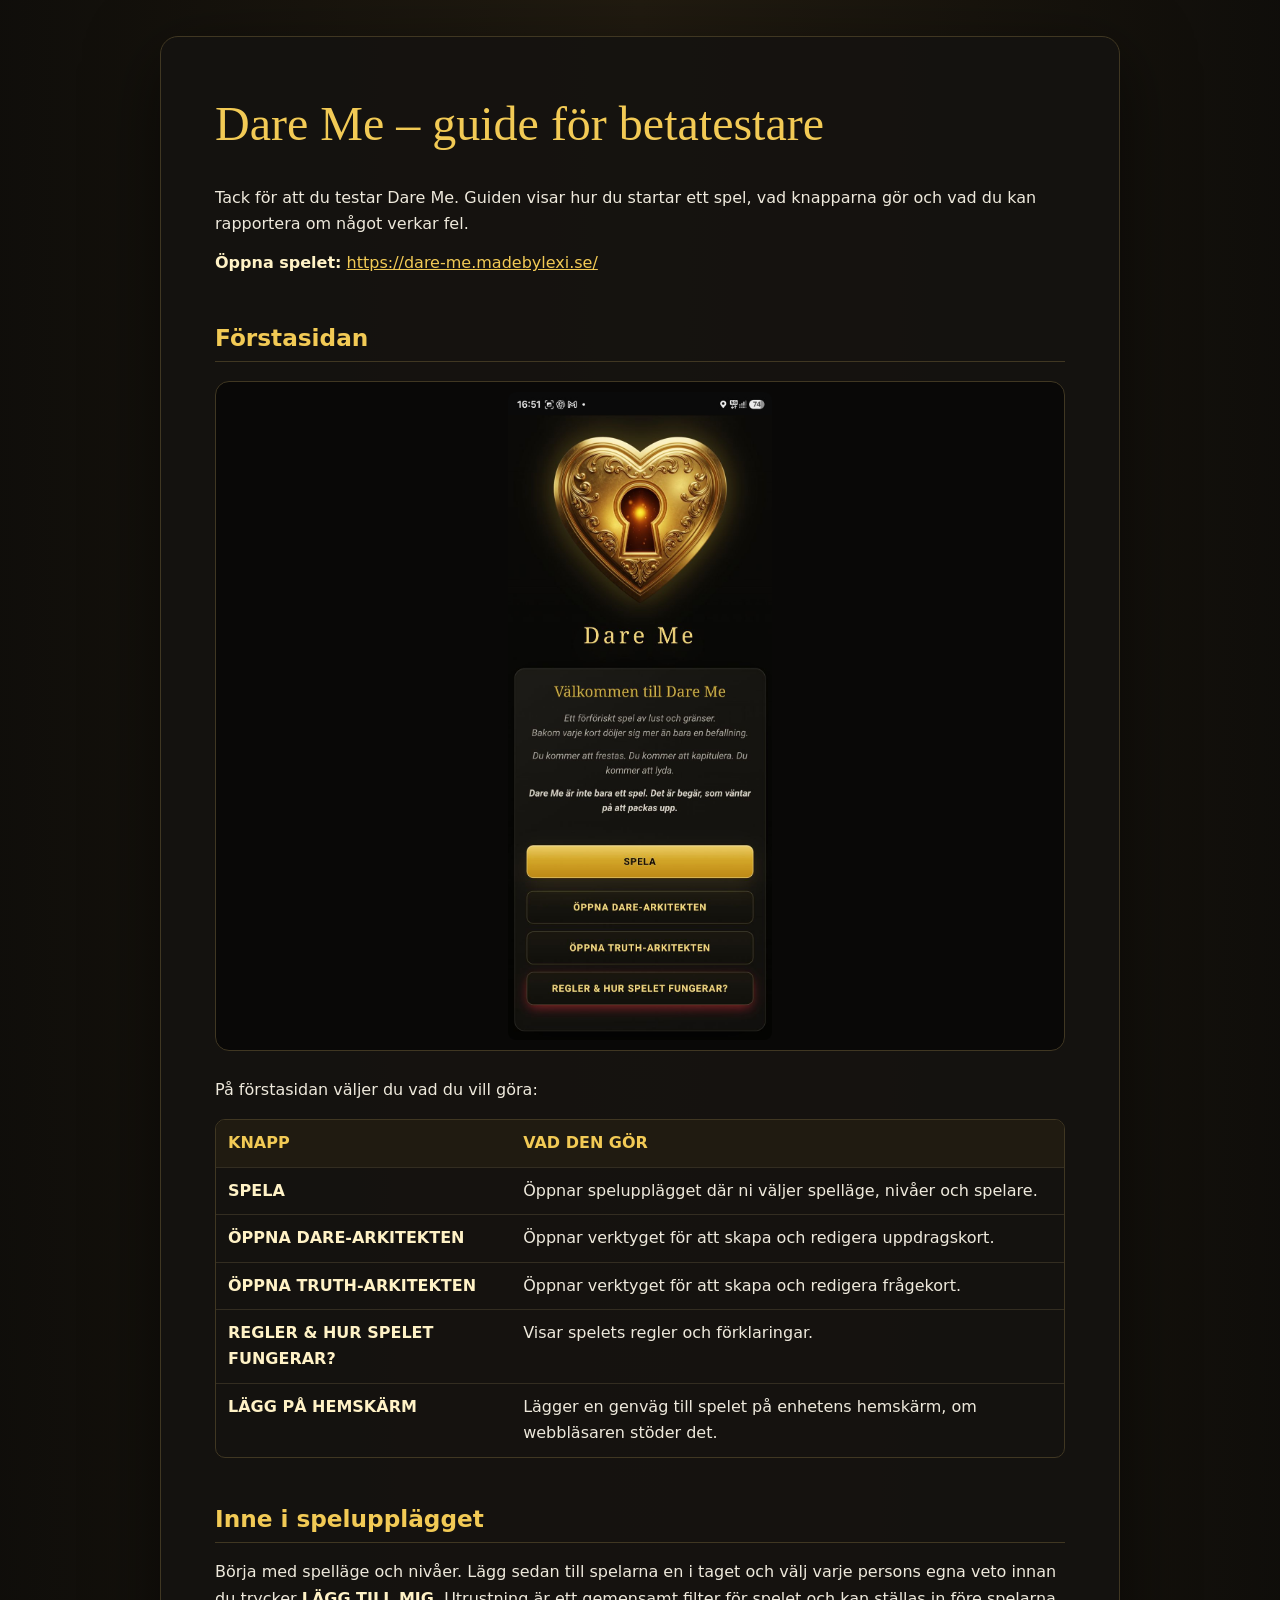
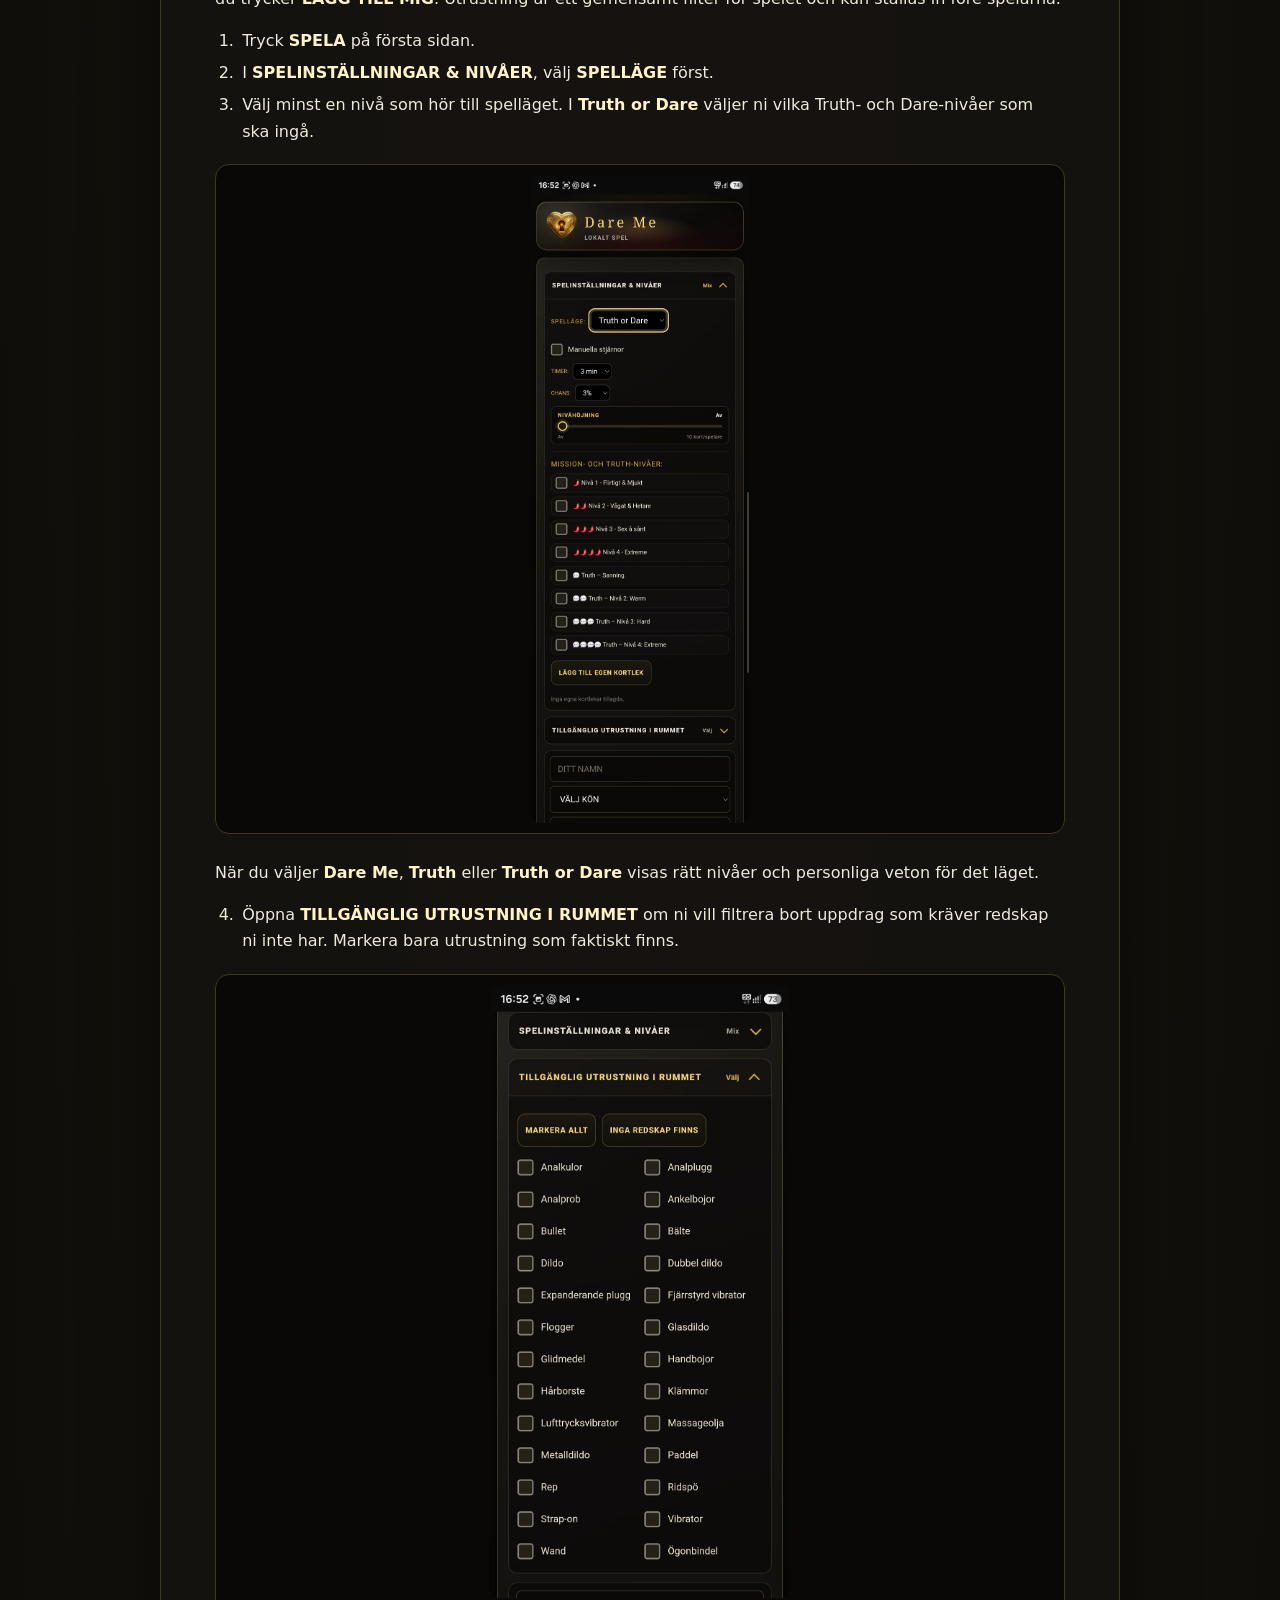
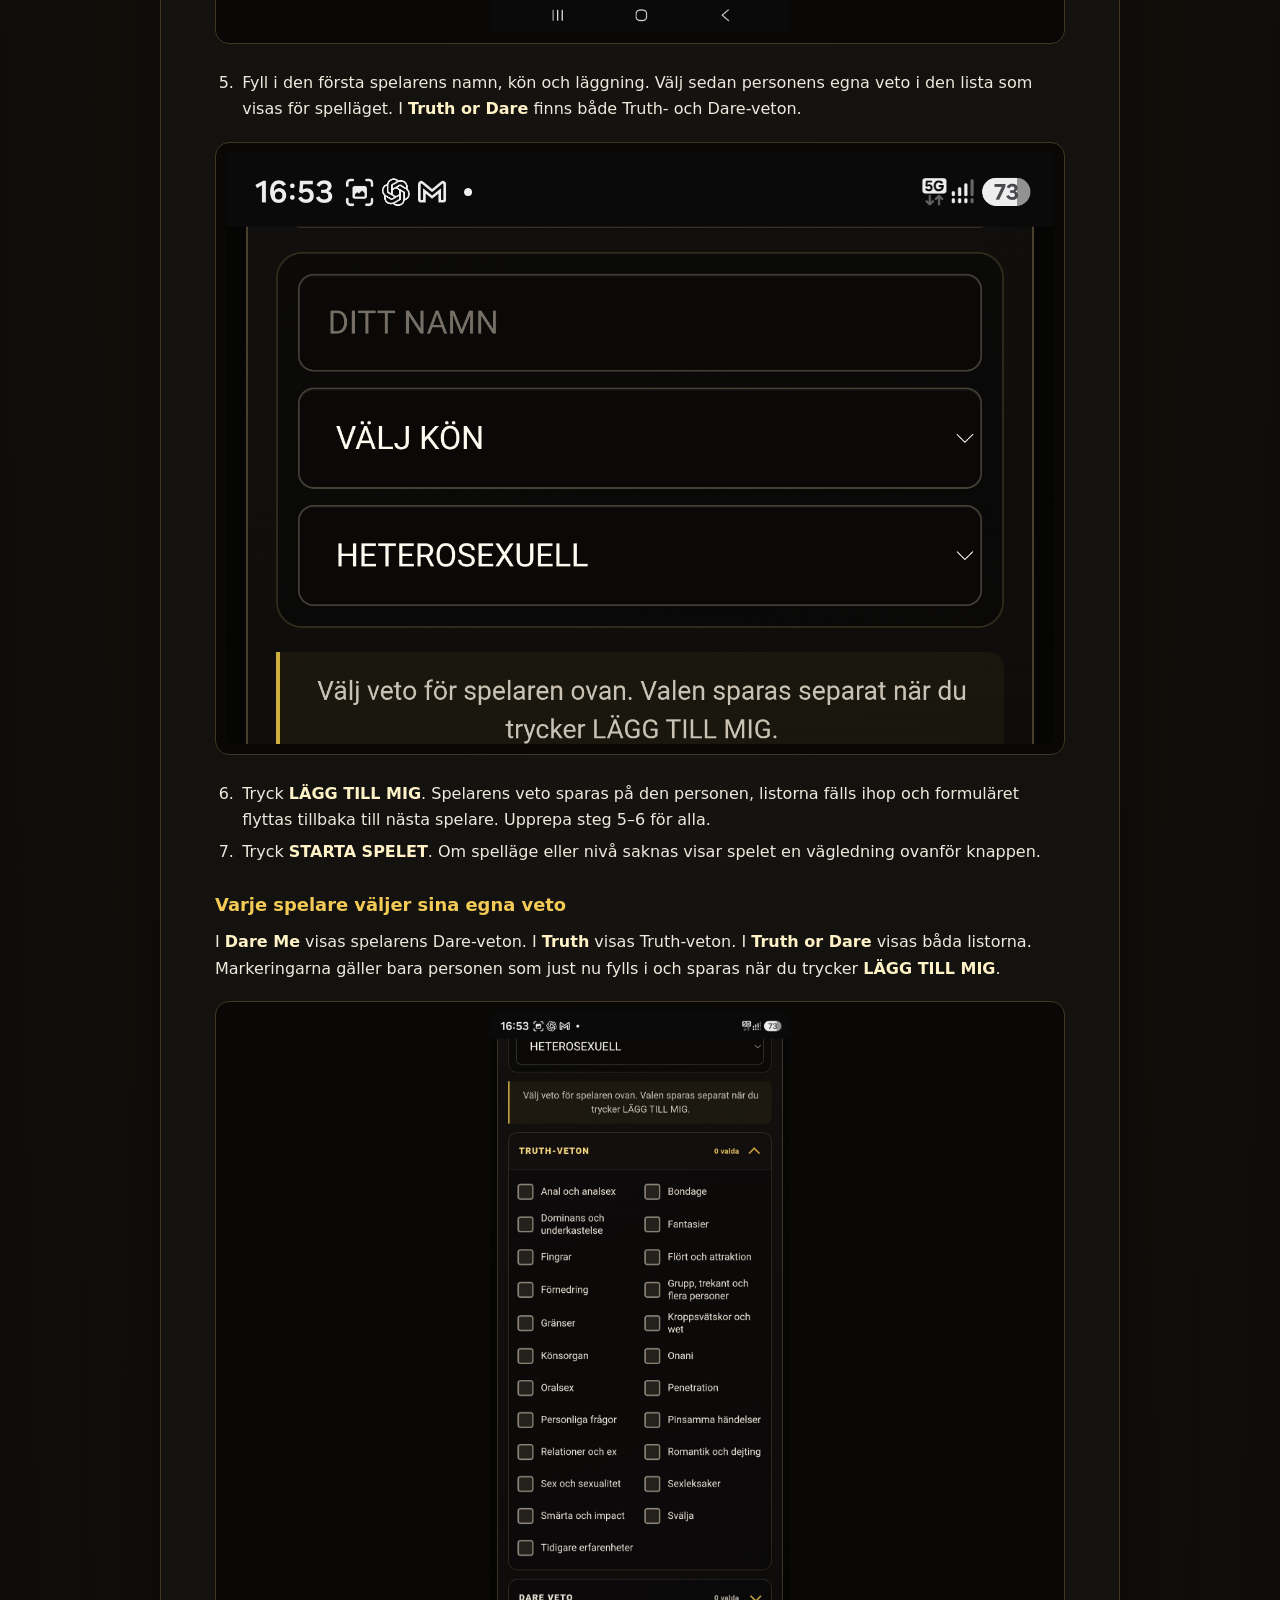
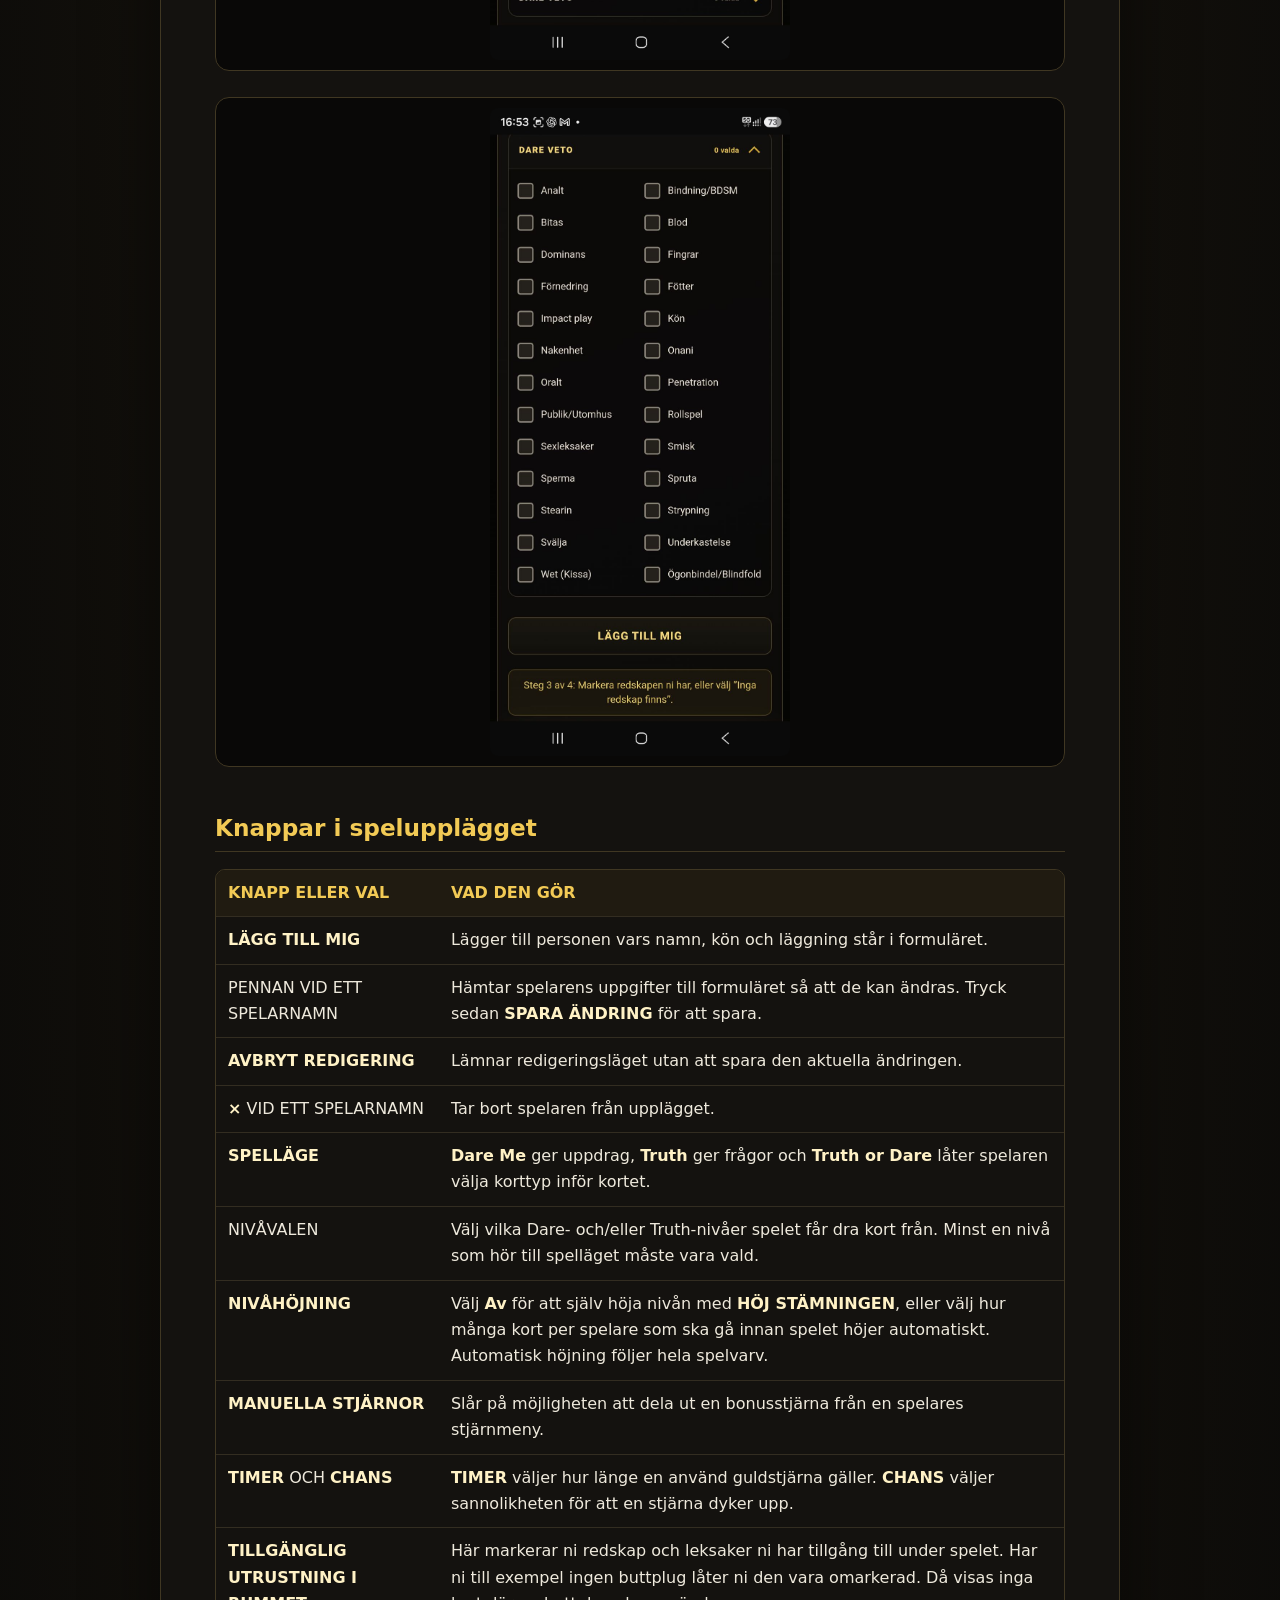
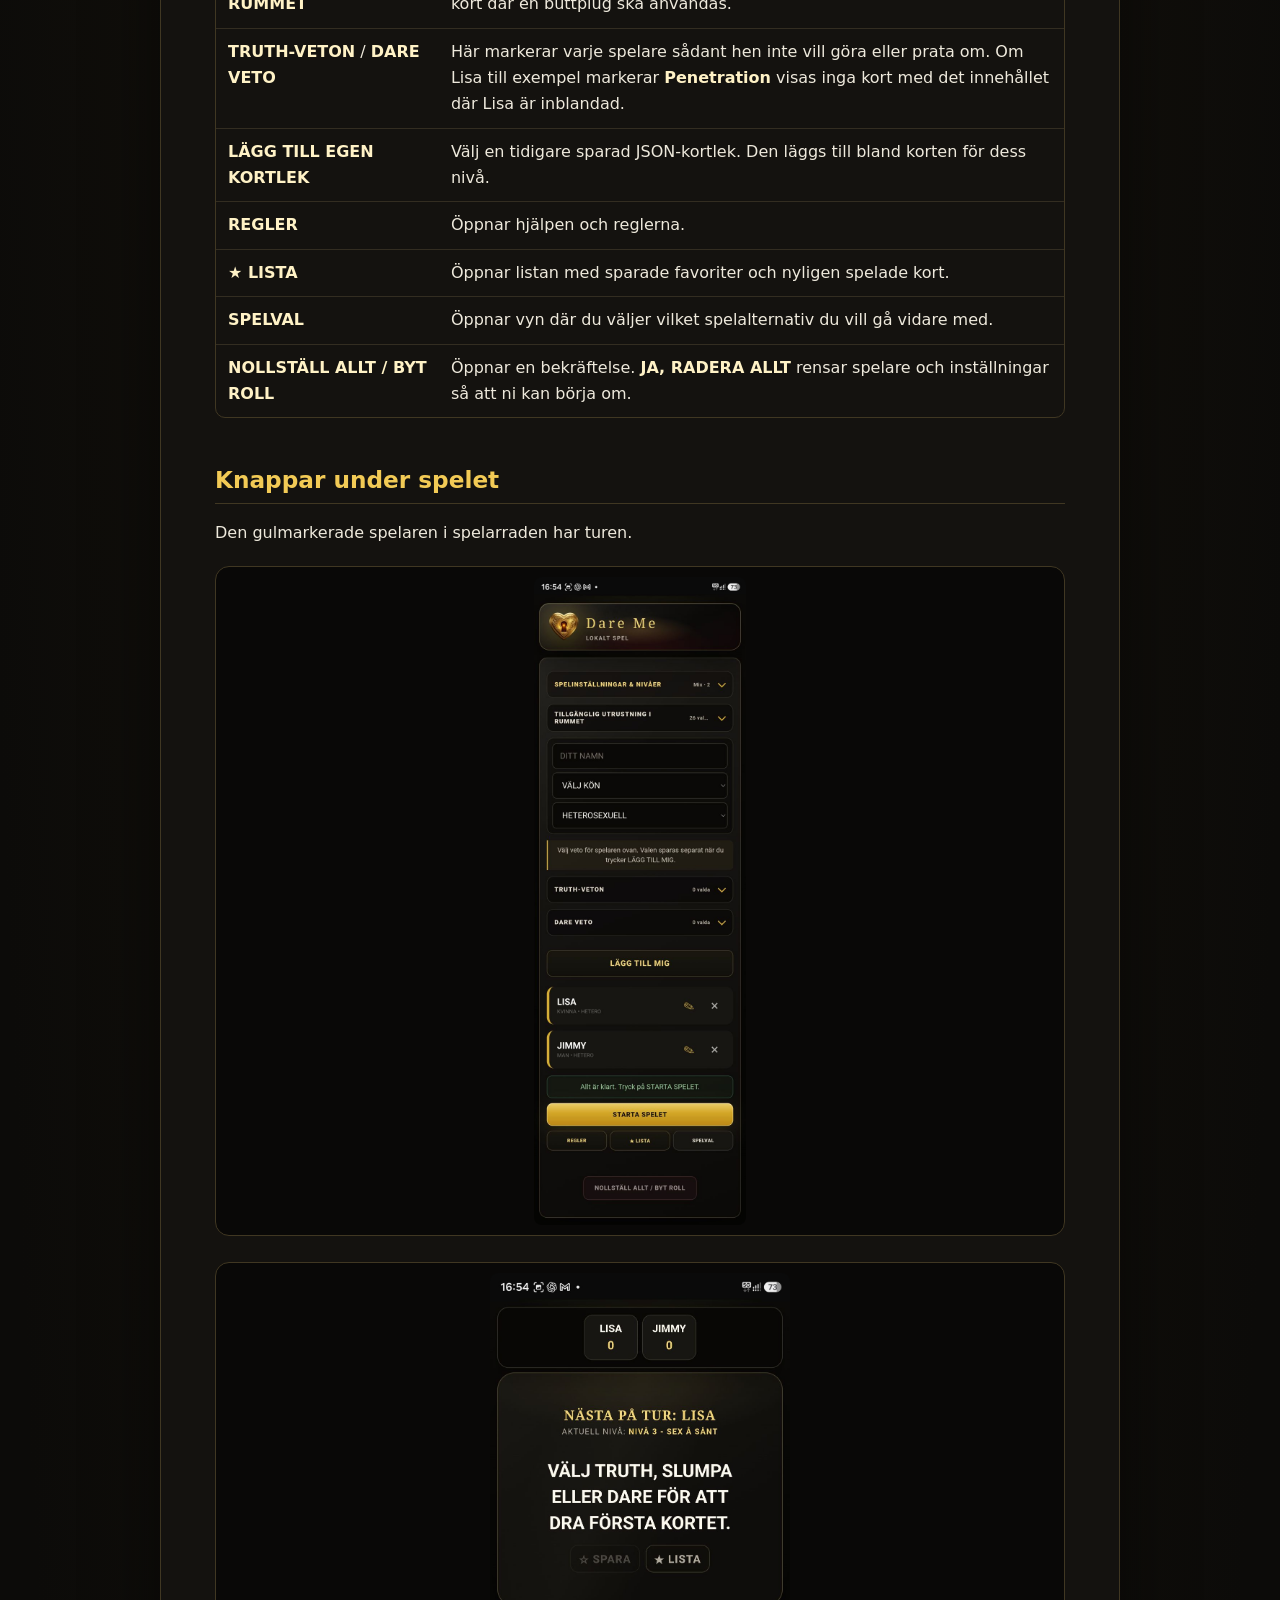
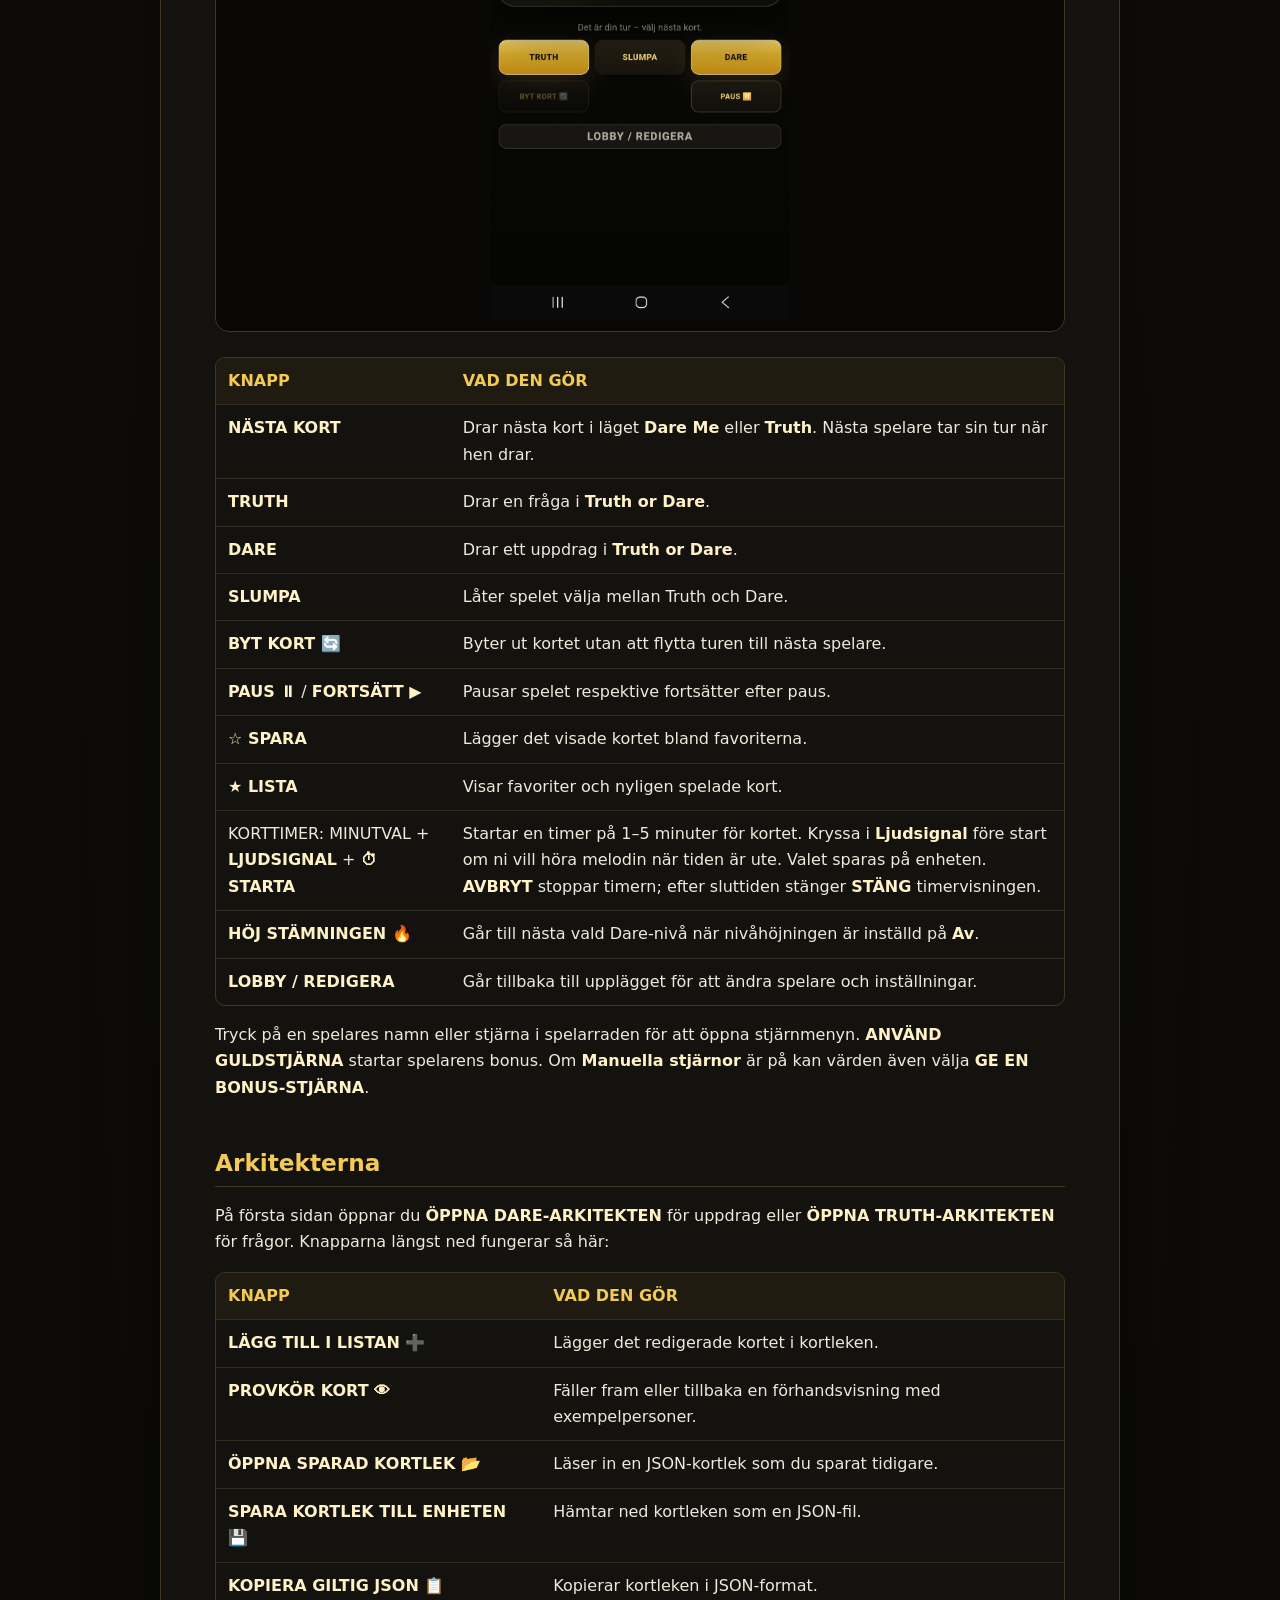
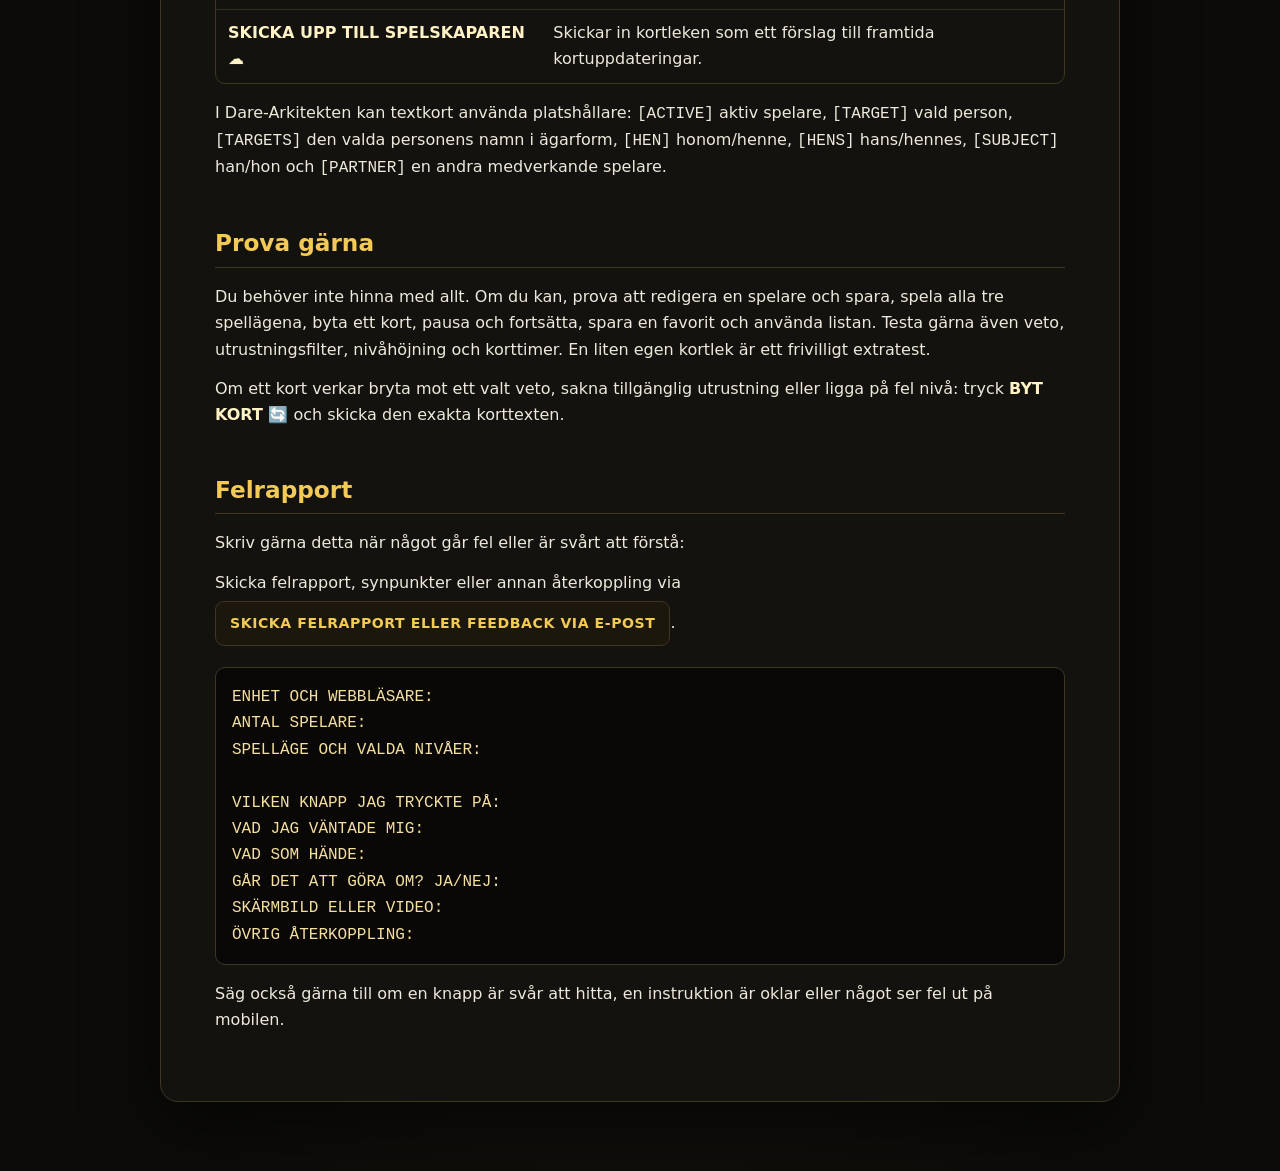
<file: betatest/index.html>
<!doctype html>
<html lang="sv">
<head>
  <meta charset="utf-8">
  <meta name="viewport" content="width=device-width, initial-scale=1">
  <meta name="color-scheme" content="dark">
  <meta name="robots" content="noindex, nofollow">
  <meta name="description" content="Praktisk guide för betatestare av Dare Me.">
  <title>Dare Me – guide för betatestare</title>
  <style>
    :root { color-scheme: dark; --bg:#0c0b09; --panel:#15130f; --line:#403722; --gold:#f2ca55; --text:#eee9dc; --muted:#b9b2a3; }
    * { box-sizing:border-box; }
    body { margin:0; background:radial-gradient(ellipse at top,#211b10 0,var(--bg) 48rem); color:var(--text); font:16px/1.65 system-ui,-apple-system,"Segoe UI",sans-serif; }
    main { width:min(960px,calc(100% - 32px)); margin:36px auto 72px; }
    article { background:color-mix(in srgb,var(--panel) 94%,transparent); border:1px solid var(--line); border-radius:18px; padding:clamp(22px,5vw,54px); box-shadow:0 20px 70px #0008; }
    h1,h2,h3 { line-height:1.25; color:var(--gold); }
    h1 { font:clamp(2rem,5vw,3rem)/1.15 Georgia,serif; margin:.1em 0 .7em; }
    h2 { margin:2em 0 .7em; font-size:1.45rem; border-bottom:1px solid var(--line); padding-bottom:.4em; }
    h3 { margin:1.6em 0 .55em; font-size:1.12rem; }
    p { margin:.8em 0; } a { color:var(--gold); overflow-wrap:anywhere; }
    .email-cta { display:inline-flex; align-items:center; justify-content:center; max-width:100%; white-space:normal; text-align:center; margin:.35em 0; padding:10px 14px; border:1px solid var(--line); border-radius:9px; background:#1b170d; color:var(--gold); font-size:.88rem; font-weight:800; letter-spacing:.04em; text-decoration:none; }
    .email-cta:focus-visible { outline:2px solid var(--gold); outline-offset:3px; }
    strong { color:#fff2c6; } ol,ul { padding-left:1.5em; } li { padding-left:.2em; margin:.35em 0; }
    figure { margin:1.2em 0 1.6em; padding:10px; border:1px solid var(--line); border-radius:14px; background:#090807; text-align:center; }
    figure a { display:block; text-decoration:none; }
    figure img { display:block; width:auto; max-width:100%; max-height:min(72vh,760px); height:auto; object-fit:contain; margin:0 auto; border-radius:8px; }
    figure.player-form a { aspect-ratio:1.4; overflow:hidden; }
    figure.player-form img { width:100%; max-height:none; height:100%; object-fit:cover; object-position:top; }
    figcaption { color:var(--muted); font-size:.9rem; padding:8px 5px 2px; }
    .table-wrap { overflow-x:auto; margin:1em 0; border:1px solid var(--line); border-radius:10px; }
    table { width:100%; border-collapse:collapse; min-width:520px; }
    th,td { text-align:left; vertical-align:top; padding:10px 12px; border-bottom:1px solid #332d21; }
    th { color:var(--gold); background:#201b11; }
    tr:last-child td { border-bottom:0; }
    pre { overflow:auto; padding:16px; border:1px solid var(--line); border-radius:10px; background:#090807; color:#f5dfa0; }
    code { font-family:ui-monospace,Consolas,monospace; }
    @media(max-width:600px) {
      main { width:min(100% - 16px,960px); margin:8px auto 24px; }
      article { padding:20px 16px; border-radius:12px; }
      body { font-size:15px; }
      .table-wrap { overflow:visible; }
      table, tbody { display:block; width:100%; min-width:0; }
      thead { display:none; }
      tr { display:block; padding:8px 0; }
      tr:not(:last-child) { border-bottom:1px solid #332d21; }
      td { display:block; width:100%; padding:6px 12px; border:0; }
      td:first-child { padding-bottom:2px; color:var(--gold); font-weight:800; }
      td:last-child { padding-top:2px; }
    }
  </style>
</head>
<body>
<main><article id="guide" aria-live="polite">Läser guiden…</article></main>
<script type="text/markdown" id="source">
# Dare Me – guide för betatestare

Tack för att du testar Dare Me. Guiden visar hur du startar ett spel, vad knapparna gör och vad du kan rapportera om något verkar fel.

**Öppna spelet:** <https://dare-me.madebylexi.se/>

## Förstasidan

![Välkomstsidan på mobilen. Tryck på SPELA för att komma till spelupplägget.](bilder/01-valkommen.jpg)

På förstasidan väljer du vad du vill göra:

| KNAPP | VAD DEN GÖR |
|---|---|
| **SPELA** | Öppnar spelupplägget där ni väljer spelläge, nivåer och spelare. |
| **ÖPPNA DARE-ARKITEKTEN** | Öppnar verktyget för att skapa och redigera uppdragskort. |
| **ÖPPNA TRUTH-ARKITEKTEN** | Öppnar verktyget för att skapa och redigera frågekort. |
| **REGLER & HUR SPELET FUNGERAR?** | Visar spelets regler och förklaringar. |
| **LÄGG PÅ HEMSKÄRM** | Lägger en genväg till spelet på enhetens hemskärm, om webbläsaren stöder det. |

## Inne i spelupplägget

Börja med spelläge och nivåer. Lägg sedan till spelarna en i taget och välj varje persons egna veto innan du trycker **LÄGG TILL MIG**. Utrustning är ett gemensamt filter för spelet och kan ställas in före spelarna.

1. Tryck **SPELA** på första sidan.
2. I **SPELINSTÄLLNINGAR & NIVÅER**, välj **SPELLÄGE** först.
3. Välj minst en nivå som hör till spelläget. I **Truth or Dare** väljer ni vilka Truth- och Dare-nivåer som ska ingå.

![Exempel på spelläge och nivåval i Truth or Dare.](bilder/02-spellage-och-nivaer.jpg)

När du väljer **Dare Me**, **Truth** eller **Truth or Dare** visas rätt nivåer och personliga veton för det läget.

4. Öppna **TILLGÄNGLIG UTRUSTNING I RUMMET** om ni vill filtrera bort uppdrag som kräver redskap ni inte har. Markera bara utrustning som faktiskt finns.

![Utrustningsfiltret. Markera bara sådant som finns tillgängligt.](bilder/03-utrustning.jpg)

5. Fyll i den första spelarens namn, kön och läggning. Välj sedan personens egna veto i den lista som visas för spelläget. I **Truth or Dare** finns både Truth- och Dare-veton.

![Formuläret där du fyller i spelarens namn, kön och läggning. Välj personens veto längre ner i formuläret.](bilder/09-namn-och-veto.jpg)

6. Tryck **LÄGG TILL MIG**. Spelarens veto sparas på den personen, listorna fälls ihop och formuläret flyttas tillbaka till nästa spelare. Upprepa steg 5–6 för alla.
7. Tryck **STARTA SPELET**. Om spelläge eller nivå saknas visar spelet en vägledning ovanför knappen.

### Varje spelare väljer sina egna veto

I **Dare Me** visas spelarens Dare-veton. I **Truth** visas Truth-veton. I **Truth or Dare** visas båda listorna. Markeringarna gäller bara personen som just nu fylls i och sparas när du trycker **LÄGG TILL MIG**.

![Truth-vetona för den spelare som fylls i.](bilder/04-truth-veto.jpg)

![Dare-vetona för den spelare som fylls i.](bilder/05-dare-veto.jpg)

## Knappar i spelupplägget

| KNAPP ELLER VAL | VAD DEN GÖR |
|---|---|
| **LÄGG TILL MIG** | Lägger till personen vars namn, kön och läggning står i formuläret. |
| PENNAN VID ETT SPELARNAMN | Hämtar spelarens uppgifter till formuläret så att de kan ändras. Tryck sedan **SPARA ÄNDRING** för att spara. |
| **AVBRYT REDIGERING** | Lämnar redigeringsläget utan att spara den aktuella ändringen. |
| **×** VID ETT SPELARNAMN | Tar bort spelaren från upplägget. |
| **SPELLÄGE** | **Dare Me** ger uppdrag, **Truth** ger frågor och **Truth or Dare** låter spelaren välja korttyp inför kortet. |
| NIVÅVALEN | Välj vilka Dare- och/eller Truth-nivåer spelet får dra kort från. Minst en nivå som hör till spelläget måste vara vald. |
| **NIVÅHÖJNING** | Välj **Av** för att själv höja nivån med **HÖJ STÄMNINGEN**, eller välj hur många kort per spelare som ska gå innan spelet höjer automatiskt. Automatisk höjning följer hela spelvarv. |
| **MANUELLA STJÄRNOR** | Slår på möjligheten att dela ut en bonusstjärna från en spelares stjärnmeny. |
| **TIMER** OCH **CHANS** | **TIMER** väljer hur länge en använd guldstjärna gäller. **CHANS** väljer sannolikheten för att en stjärna dyker upp. |
| **TILLGÄNGLIG UTRUSTNING I RUMMET** | Här markerar ni redskap och leksaker ni har tillgång till under spelet. Har ni till exempel ingen buttplug låter ni den vara omarkerad. Då visas inga kort där en buttplug ska användas. |
| **TRUTH-VETON** / **DARE VETO** | Här markerar varje spelare sådant hen inte vill göra eller prata om. Om Lisa till exempel markerar **Penetration** visas inga kort med det innehållet där Lisa är inblandad. |
| **LÄGG TILL EGEN KORTLEK** | Välj en tidigare sparad JSON-kortlek. Den läggs till bland korten för dess nivå. |
| **REGLER** | Öppnar hjälpen och reglerna. |
| **★ LISTA** | Öppnar listan med sparade favoriter och nyligen spelade kort. |
| **SPELVAL** | Öppnar vyn där du väljer vilket spelalternativ du vill gå vidare med. |
| **NOLLSTÄLL ALLT / BYT ROLL** | Öppnar en bekräftelse. **JA, RADERA ALLT** rensar spelare och inställningar så att ni kan börja om. |

## Knappar under spelet

Den gulmarkerade spelaren i spelarraden har turen.

![I Truth or Dare väljer spelaren Truth, Slumpa eller Dare för sitt kort.](bilder/07-valj-kort.jpg)

![Exempel på ett draget kort med korttimer.](bilder/08-kort-och-timer.jpg)

| KNAPP | VAD DEN GÖR |
|---|---|
| **NÄSTA KORT** | Drar nästa kort i läget **Dare Me** eller **Truth**. Nästa spelare tar sin tur när hen drar. |
| **TRUTH** | Drar en fråga i **Truth or Dare**. |
| **DARE** | Drar ett uppdrag i **Truth or Dare**. |
| **SLUMPA** | Låter spelet välja mellan Truth och Dare. |
| **BYT KORT 🔄** | Byter ut kortet utan att flytta turen till nästa spelare. |
| **PAUS ⏸** / **FORTSÄTT ▶** | Pausar spelet respektive fortsätter efter paus. |
| **☆ SPARA** | Lägger det visade kortet bland favoriterna. |
| **★ LISTA** | Visar favoriter och nyligen spelade kort. |
| KORTTIMER: MINUTVAL + **LJUDSIGNAL** + **⏱ STARTA** | Startar en timer på 1–5 minuter för kortet. Kryssa i **Ljudsignal** före start om ni vill höra melodin när tiden är ute. Valet sparas på enheten. **AVBRYT** stoppar timern; efter sluttiden stänger **STÄNG** timervisningen. |
| **HÖJ STÄMNINGEN 🔥** | Går till nästa vald Dare-nivå när nivåhöjningen är inställd på **Av**. |
| **LOBBY / REDIGERA** | Går tillbaka till upplägget för att ändra spelare och inställningar. |

Tryck på en spelares namn eller stjärna i spelarraden för att öppna stjärnmenyn. **ANVÄND GULDSTJÄRNA** startar spelarens bonus. Om **Manuella stjärnor** är på kan värden även välja **GE EN BONUS-STJÄRNA**.

## Arkitekterna

På första sidan öppnar du **ÖPPNA DARE-ARKITEKTEN** för uppdrag eller **ÖPPNA TRUTH-ARKITEKTEN** för frågor. Knapparna längst ned fungerar så här:

| KNAPP | VAD DEN GÖR |
|---|---|
| **LÄGG TILL I LISTAN ➕** | Lägger det redigerade kortet i kortleken. |
| **PROVKÖR KORT 👁** | Fäller fram eller tillbaka en förhandsvisning med exempelpersoner. |
| **ÖPPNA SPARAD KORTLEK 📂** | Läser in en JSON-kortlek som du sparat tidigare. |
| **SPARA KORTLEK TILL ENHETEN 💾** | Hämtar ned kortleken som en JSON-fil. |
| **KOPIERA GILTIG JSON 📋** | Kopierar kortleken i JSON-format. |
| **SKICKA UPP TILL SPELSKAPAREN ☁️** | Skickar in kortleken som ett förslag till framtida kortuppdateringar. |

I Dare-Arkitekten kan textkort använda platshållare: `[ACTIVE]` aktiv spelare, `[TARGET]` vald person, `[TARGETS]` den valda personens namn i ägarform, `[HEN]` honom/henne, `[HENS]` hans/hennes, `[SUBJECT]` han/hon och `[PARTNER]` en andra medverkande spelare.

## Prova gärna

Du behöver inte hinna med allt. Om du kan, prova att redigera en spelare och spara, spela alla tre spellägena, byta ett kort, pausa och fortsätta, spara en favorit och använda listan. Testa gärna även veto, utrustningsfilter, nivåhöjning och korttimer. En liten egen kortlek är ett frivilligt extratest.

Om ett kort verkar bryta mot ett valt veto, sakna tillgänglig utrustning eller ligga på fel nivå: tryck **BYT KORT 🔄** och skicka den exakta korttexten.

## Felrapport

Skriv gärna detta när något går fel eller är svårt att förstå:

Skicka felrapport, synpunkter eller annan återkoppling via {{FEEDBACK_EMAIL}}.

```text
ENHET OCH WEBBLÄSARE:
ANTAL SPELARE:
SPELLÄGE OCH VALDA NIVÅER:

VILKEN KNAPP JAG TRYCKTE PÅ:
VAD JAG VÄNTADE MIG:
VAD SOM HÄNDE:
GÅR DET ATT GÖRA OM? JA/NEJ:
SKÄRMBILD ELLER VIDEO:
ÖVRIG ÅTERKOPPLING:
```

Säg också gärna till om en knapp är svår att hitta, en instruktion är oklar eller något ser fel ut på mobilen.
</script>
<script>
(() => {
  const source = document.getElementById('source').textContent.trim();
  const escapeHtml = value => value.replaceAll('&', '&amp;').replaceAll('<', '&lt;').replaceAll('>', '&gt;').replaceAll('"', '&quot;');
  const inline = value => escapeHtml(value)
    .replace(/\*\*(.+?)\*\*/g, '<strong>$1</strong>')
    .replace(/`([^`]+)`/g, '<code>$1</code>')
    .replace(/\{\{FEEDBACK_EMAIL\}\}/g, '<a class="email-cta" href="#" data-mail-user="madebylexi.se" data-mail-host="gmail.com">SKICKA FELRAPPORT ELLER FEEDBACK VIA E-POST</a>')
    .replace(/&lt;(https?:\/\/[^&]+)&gt;/g, '<a href="$1">$1</a>')
    .replace(/!\[([^\]]*)\]\(([^)]+)\)/g, '<img alt="$1" src="$2">');
  const lines = source.split(/\r?\n/);
  const out = [];
  for (let i = 0; i < lines.length;) {
    const line = lines[i];
    if (!line.trim()) { i++; continue; }
    if (line.startsWith('```')) {
      i++; const block = [];
      while (i < lines.length && !lines[i].startsWith('```')) block.push(lines[i++]);
      i++; out.push('<pre><code>' + escapeHtml(block.join('\n')) + '</code></pre>'); continue;
    }
    if (/^\|/.test(line)) {
      const rows = [];
      while (i < lines.length && /^\|/.test(lines[i])) rows.push(lines[i++]);
      const cells = rows.filter(row => !/^\|[\s|:-]+\|$/.test(row)).map(row => row.split('|').slice(1, -1).map(cell => cell.trim()));
      if (cells.length) out.push('<div class="table-wrap"><table><thead><tr>' + cells[0].map(cell => '<th>' + inline(cell) + '</th>').join('') + '</tr></thead><tbody>' + cells.slice(1).map(row => '<tr>' + row.map(cell => '<td>' + inline(cell) + '</td>').join('') + '</tr>').join('') + '</tbody></table></div>');
      continue;
    }
    if (/^#{1,3} /.test(line)) { const level = line.match(/^#+/)[0].length; out.push('<h' + level + '>' + inline(line.slice(level + 1)) + '</h' + level + '>'); i++; continue; }
    if (/^\d+\. /.test(line) || /^- /.test(line)) {
      const ordered = /^\d+\./.test(line), tag = ordered ? 'ol' : 'ul', items = [];
      const start = ordered ? Number(line.match(/^\d+/)[0]) : 1;
      while (i < lines.length && (ordered ? /^\d+\. /.test(lines[i]) : /^- /.test(lines[i]))) items.push('<li>' + inline(lines[i++].replace(ordered ? /^\d+\. / : /^- /, '')) + '</li>');
      out.push('<' + tag + (ordered && start > 1 ? ' start="' + start + '"' : '') + '>' + items.join('') + '</' + tag + '>'); continue;
    }
    if (/^!\[/.test(line)) { const match = line.match(/^!\[([^\]]*)\]\(([^)]+)\)$/); if (match) { const src = escapeHtml(match[2]); const figureClass = src.endsWith('/09-namn-och-veto.jpg') ? ' class="player-form"' : ''; out.push('<figure' + figureClass + '><a href="' + src + '" target="_blank" rel="noopener"><img loading="lazy" decoding="async" src="' + src + '" alt="' + escapeHtml(match[1]) + '"></a></figure>'); } i++; continue; }
    const paragraph = [line]; i++;
    while (i < lines.length && lines[i].trim() && !/^(#{1,3} |\d+\. | - |\|`{3})/.test(lines[i]) && !/^\|/.test(lines[i]) && !/^!\[/.test(lines[i])) paragraph.push(lines[i++]);
    out.push('<p>' + paragraph.map(inline).join('<br>') + '</p>');
  }
  const guide = document.getElementById('guide');
  guide.innerHTML = out.join('\n');
  guide.addEventListener('click', event => {
    const link = event.target.closest('[data-mail-user]');
    if (!link) return;
    event.preventDefault();
    const address = link.dataset.mailUser + '@' + link.dataset.mailHost;
    const subject = encodeURIComponent('Felrapport Dare Me');
    window.location.href = 'mailto:' + address + '?subject=' + subject;
  });
})();
</script>
</body>
</html>
</file>
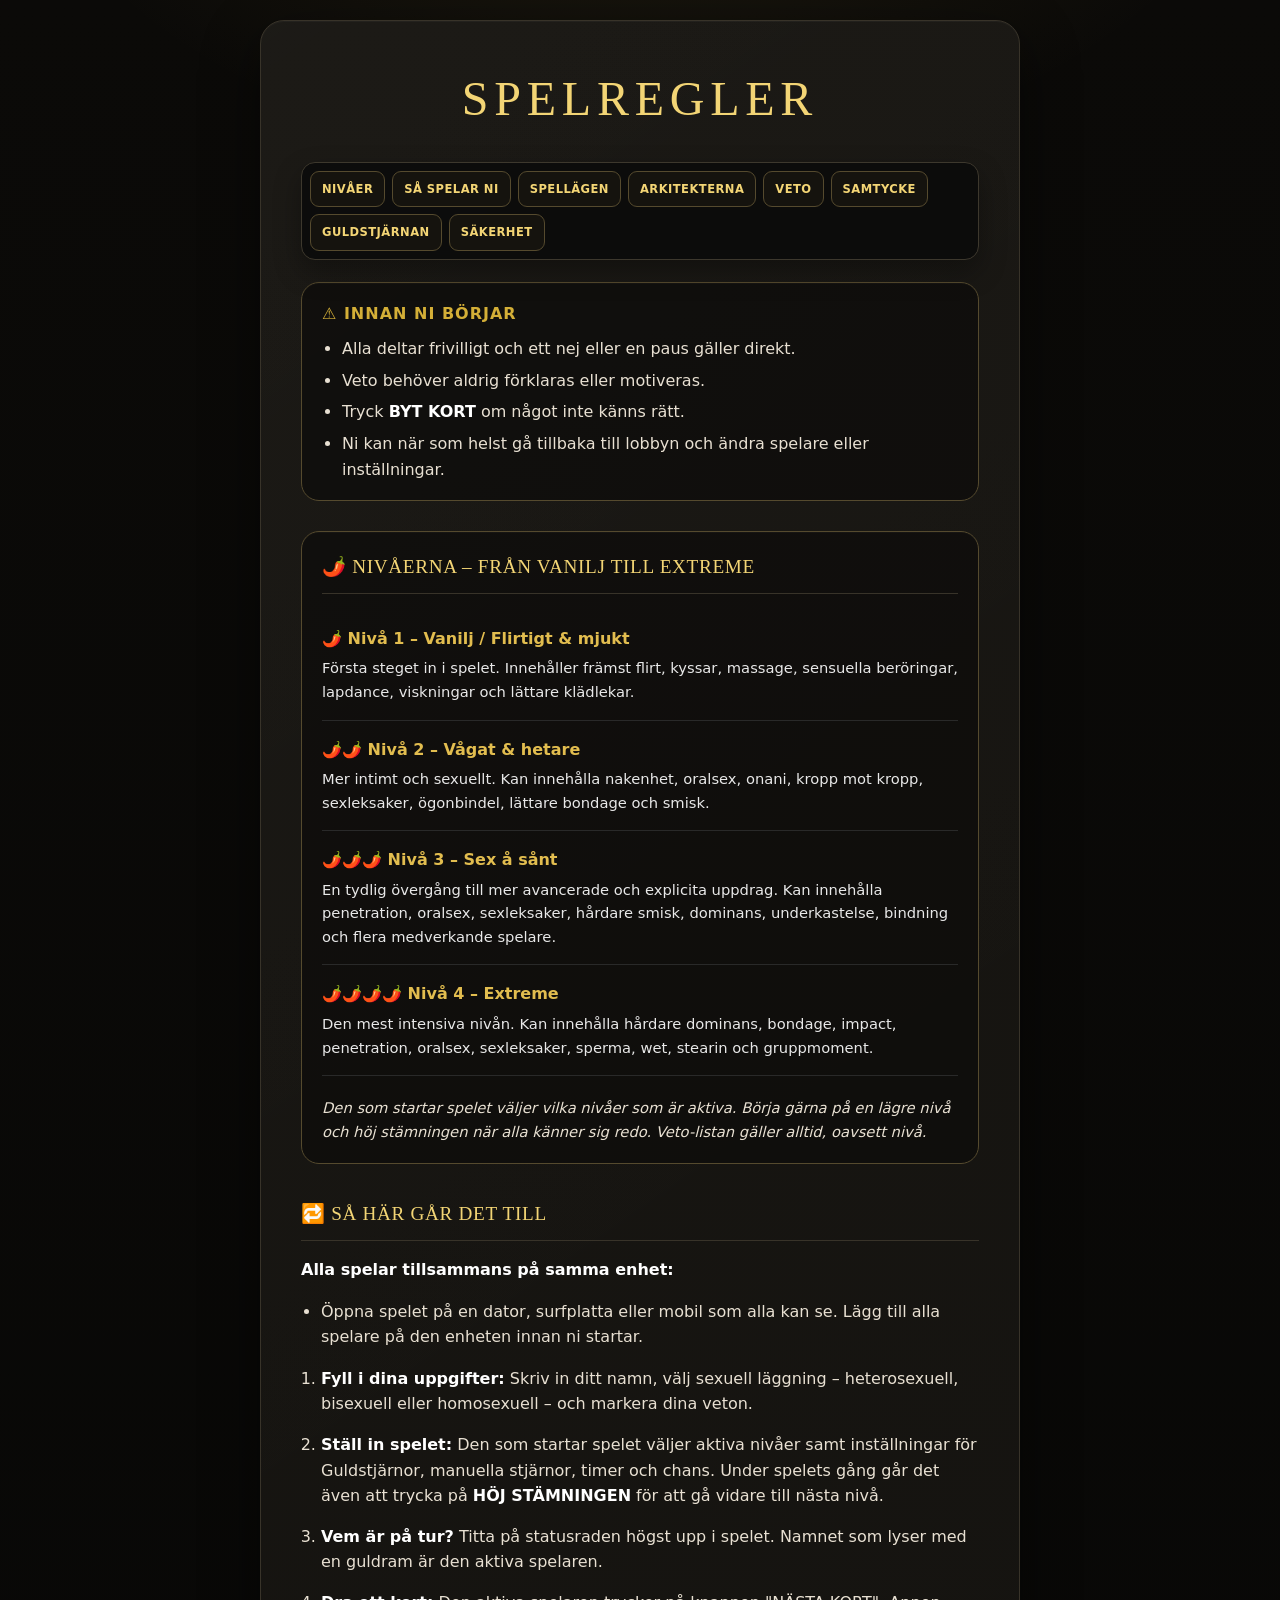
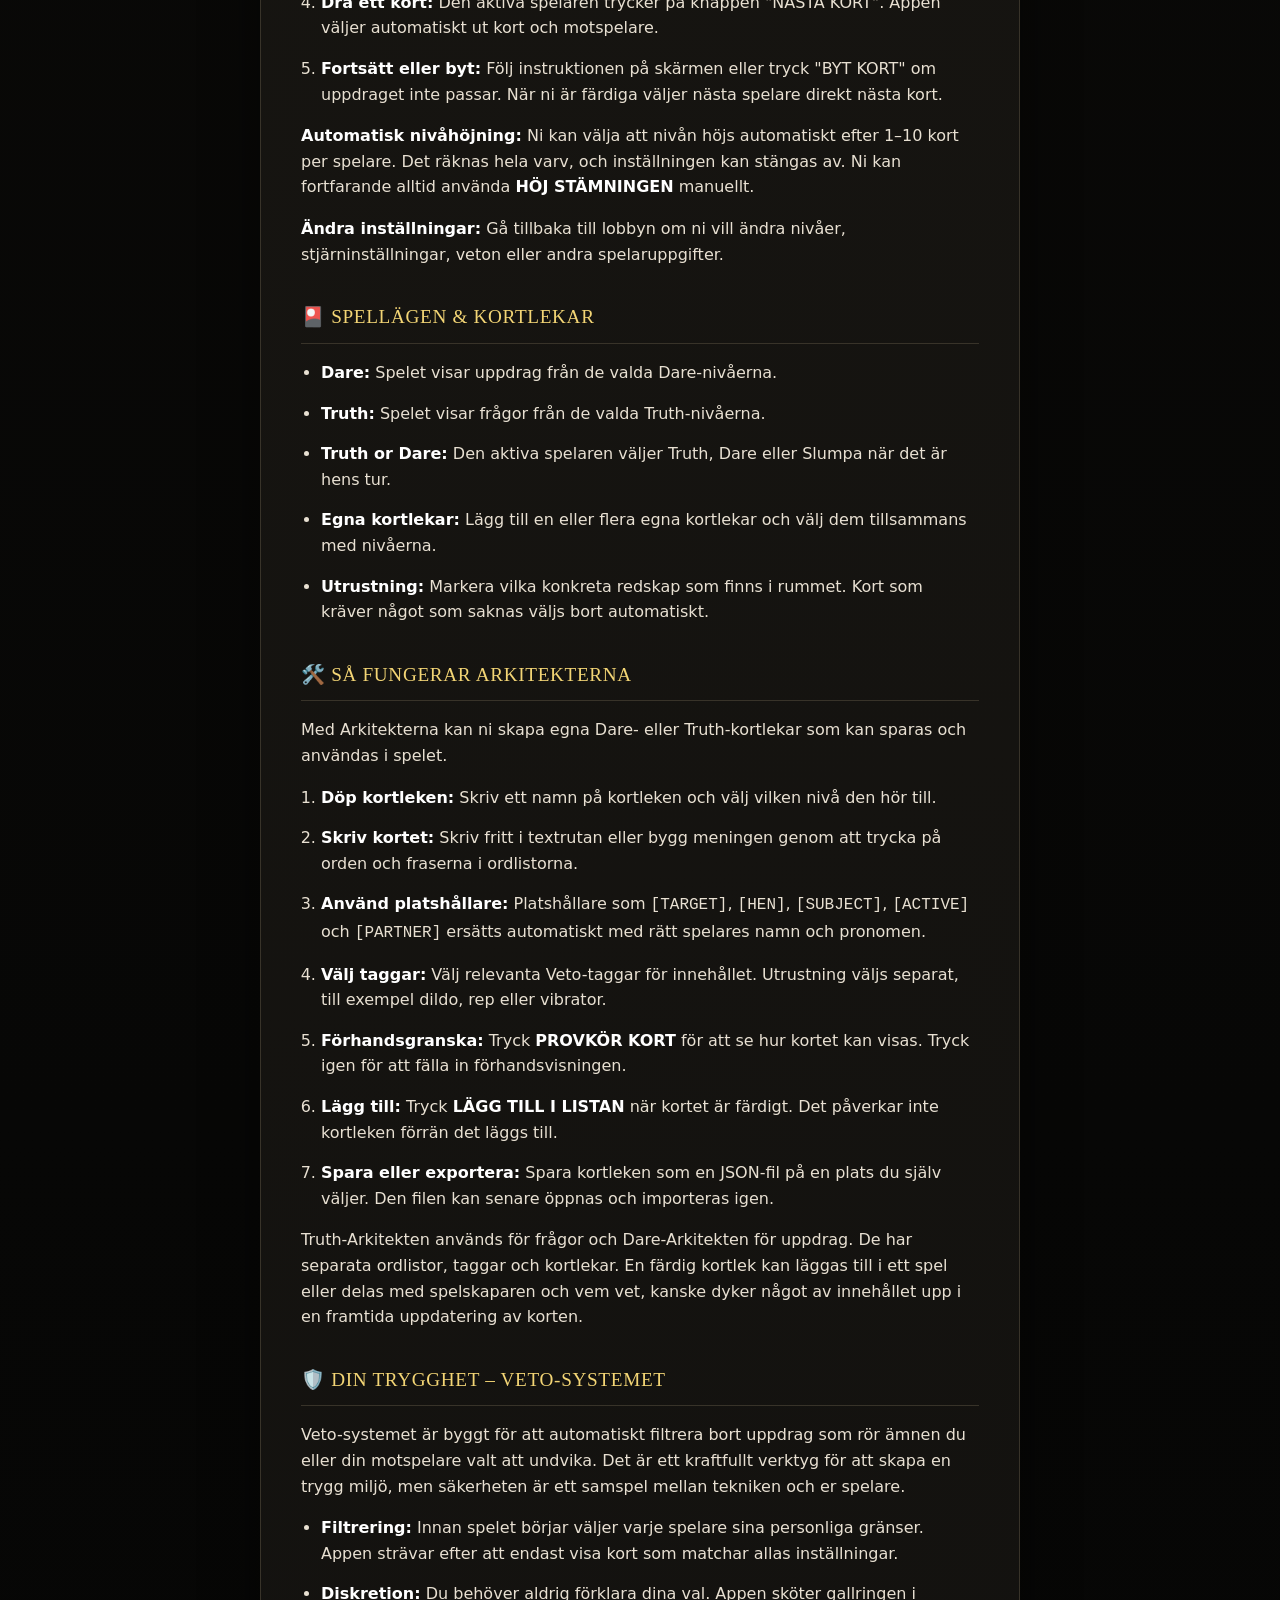
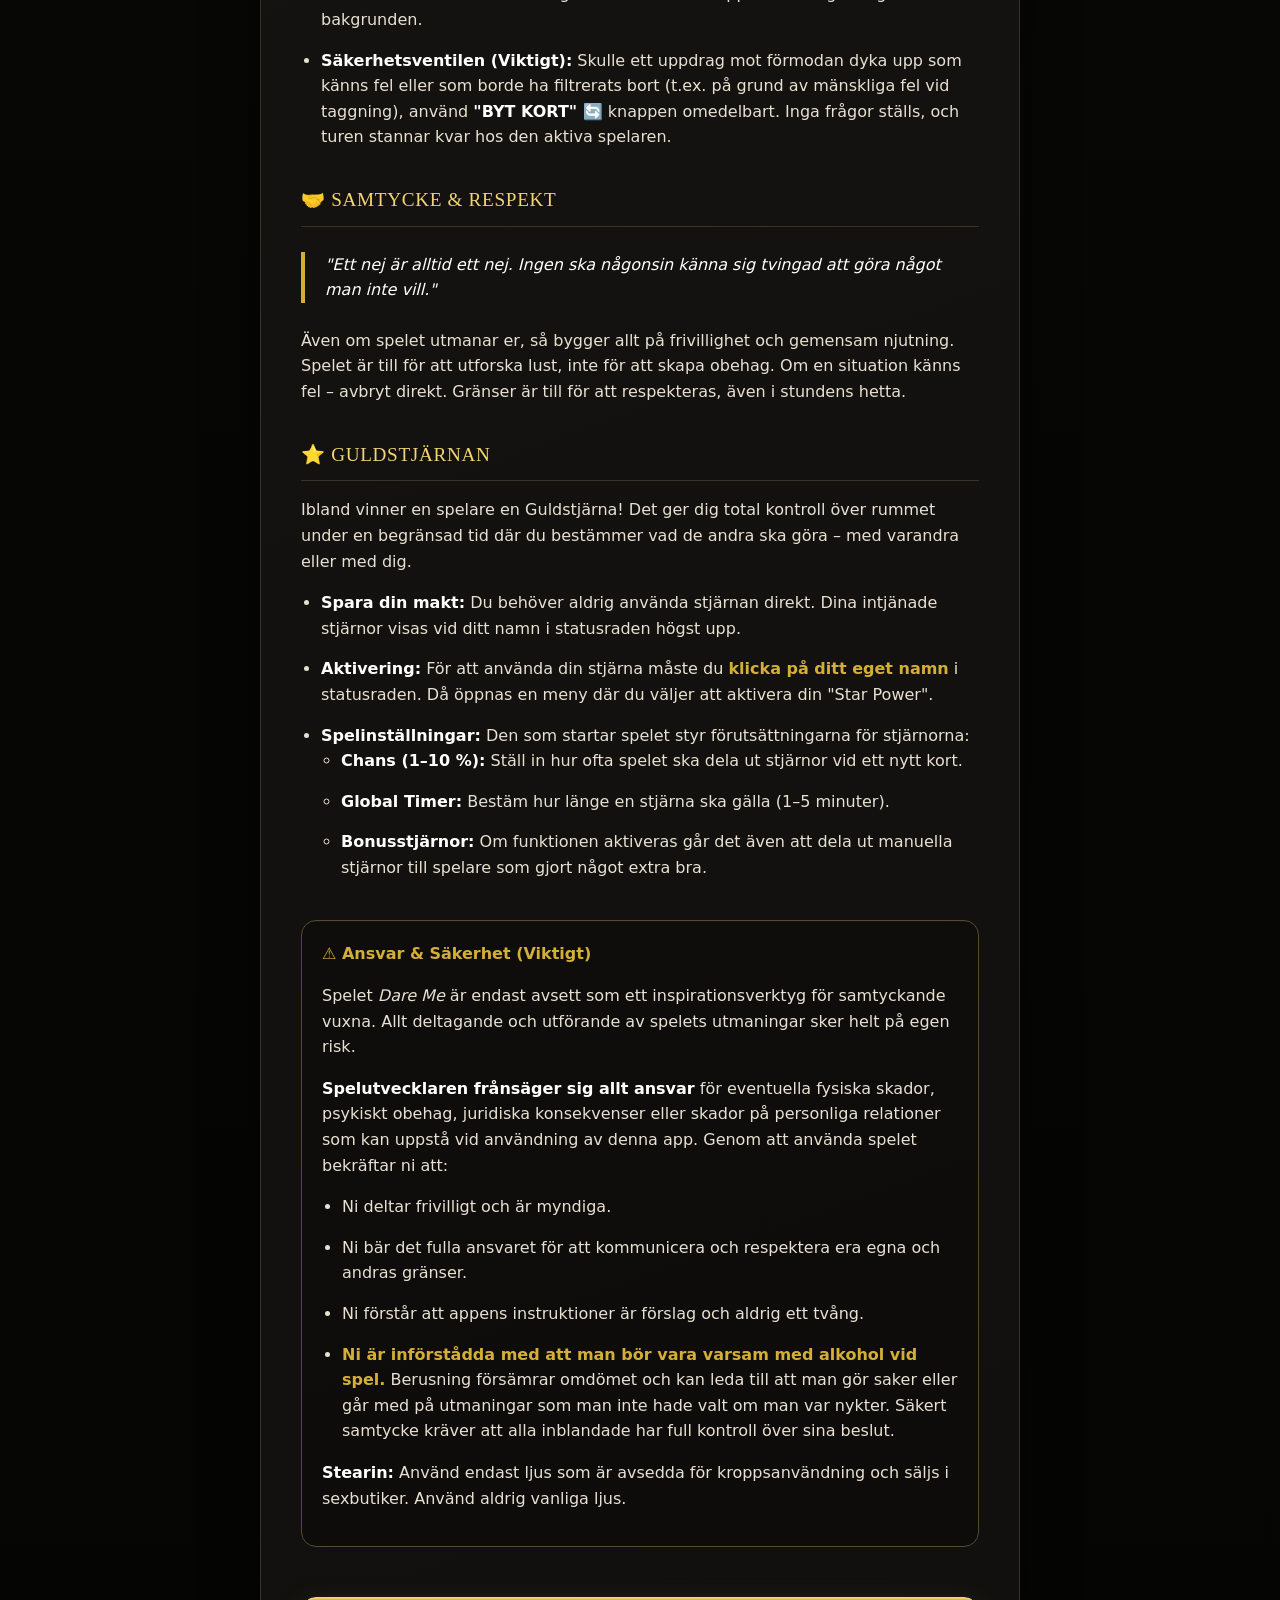
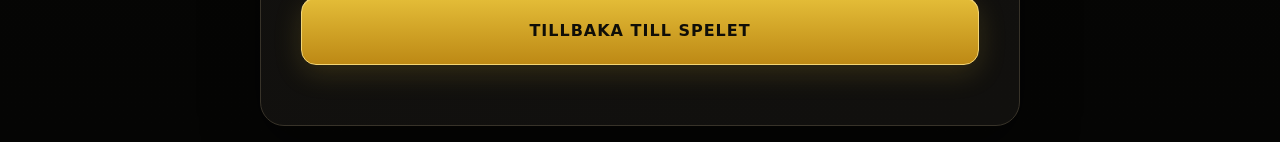
<file: rules.html>
<!DOCTYPE html>
<html lang="sv">
<head>
    <meta charset="UTF-8">
    <meta name="viewport" content="width=device-width, initial-scale=1.0">
    <title>Regler - Dare Me</title>
    <style>
        :root { 
            --bg: #0a0a0a; 
            --gold: #d4af37; 
            --text: #eee; 
            --panel: #111;
            --border: #333;
        }

        /* Fixar så att padding inte trycker ut element utanför bredden */
        * {
            box-sizing: border-box;
        }
        
        body { 
            background: var(--bg); 
            color: var(--text); 
            font-family: 'Segoe UI', Tahoma, Geneva, Verdana, sans-serif; 
            padding: 20px; 
            margin: 0; 
            display: flex;
            flex-direction: column;
            align-items: center;
            line-height: 1.6;
        }

        .container {
            width: 100%;
            max-width: 600px;
            background: var(--panel);
            padding: 40px;
            border-radius: 30px;
            border: 1px solid var(--border);
            box-shadow: 0 20px 40px rgba(0,0,0,0.5);
            padding-bottom: 60px;
        }

        h1 { color: var(--gold); letter-spacing: 3px; text-align: center; margin-bottom: 40px; }
        h2 { color: var(--gold); font-size: 1.2rem; border-bottom: 1px solid #333; padding-bottom: 10px; margin-top: 35px; display: flex; align-items: center; gap: 10px; }
        
        p, li { color: #e8e8e8; font-size: 1rem; margin-bottom: 15px; }
        ul, ol { padding-left: 20px; }
        strong { color: #fff; }

        .btn-back {
            display: block;
            width: 100%;
            padding: 20px;
            background: var(--gold);
            color: #000;
            text-decoration: none;
            text-align: center;
            font-weight: 800;
            border-radius: 15px;
            margin-top: 50px;
            letter-spacing: 1px;
            transition: transform 0.15s ease, box-shadow 0.2s ease;
        }
        .btn-back:hover { box-shadow: 0 6px 18px rgba(212,175,55,0.2); }
        .btn-back:active { transform: scale(0.97); }

        .highlight-box {
            border-left: 4px solid var(--gold);
            padding-left: 20px;
            margin: 25px 0;
            font-style: italic;
            color: #fff;
        }

        .quick-safety {
            background: #15130d;
            border: 1px solid var(--gold);
            border-radius: 18px;
            padding: 18px 20px;
            margin: 0 0 30px;
        }

        .quick-safety-title {
            display: block;
            color: var(--gold);
            font-weight: 800;
            text-transform: uppercase;
            letter-spacing: 1px;
            margin-bottom: 10px;
        }

        .quick-safety ul {
            margin: 0;
            padding-left: 20px;
        }

        .quick-safety li {
            color: #eee;
            margin-bottom: 6px;
        }

        .quick-safety li:last-child {
            margin-bottom: 0;
        }

        /* Stil för säkerhetsboxen */
        .warning-box {
            border: 1px solid var(--gold);
            padding: 20px;
            border-radius: 15px;
            background: rgba(212, 175, 55, 0.05);
            margin-top: 40px;
        }

        .warning-title {
            color: var(--gold);
            font-weight: bold;
            display: block;
            margin-bottom: 10px;
        }

        .gold-text {
            color: var(--gold);
            font-weight: bold;
        }

        .level-guide {
            margin: 25px 0 35px 0;
            padding: 20px;
            background: #0b0b0b;
            border: 1px solid #292929;
            border-radius: 18px;
        }

        .level-guide h2 {
            margin-top: 0;
        }

        .level-card {
            padding: 14px 0;
            border-bottom: 1px solid #292929;
        }

        .level-card:last-child {
            border-bottom: none;
            padding-bottom: 0;
        }

        .level-card strong {
            color: #e2bd4f;
        }

        .level-card p {
            margin: 5px 0 0 0;
            font-size: 0.92rem;
            color: #e8e8e8 !important;
        }

        .level-guide-note {
            color: #fff;
            font-style: italic;
            margin: 20px 0 0 0;
            font-size: 0.92rem;
        }

        body {
            min-height: 100dvh;
            background:
                radial-gradient(circle at 50% -10%, rgba(212,175,55,.12), transparent 34rem),
                linear-gradient(180deg,#090909,#050505);
        }
        .container {
            max-width: 760px;
            background: linear-gradient(160deg,rgba(20,20,20,.98),rgba(10,10,10,.98));
            border-color:#3d3728;
            border-radius:24px;
            box-shadow:0 28px 80px rgba(0,0,0,.58), inset 0 1px rgba(255,255,255,.025);
        }
        h1 {
            margin:0 0 24px;
            font-family:Georgia,'Times New Roman',serif;
            font-weight:600;
            font-size:clamp(2rem,5vw,3rem);
            letter-spacing:.14em;
            text-transform:uppercase;
        }
        h2 { scroll-margin-top:88px; color:#e0c25e; }
        p, li { color:#ddd9d2; }
        .rules-nav {
            position:sticky;
            top:10px;
            z-index:20;
            display:flex;
            flex-wrap:wrap;
            gap:7px;
            padding:8px;
            margin:0 0 22px;
            overflow-x:visible;
            scrollbar-width:none;
            border:1px solid #3d382d;
            border-radius:14px;
            background:rgba(12,12,12,.91);
            backdrop-filter:blur(14px);
            box-shadow:0 12px 28px rgba(0,0,0,.32);
        }
        .rules-nav::-webkit-scrollbar { display:none; }
        .rules-nav a {
            flex:0 0 auto;
            padding:8px 11px;
            border:1px solid #4b4535;
            border-radius:9px;
            color:#ddc66f;
            background:#17150f;
            text-decoration:none;
            font-size:.72rem;
            font-weight:800;
            letter-spacing:.04em;
            text-transform:uppercase;
        }
        .quick-safety, .level-guide, .warning-box { box-shadow:inset 0 1px rgba(255,255,255,.025); }
        .level-card { padding:16px 0; }
        .btn-back {
            background:linear-gradient(180deg,#e4c04c,#c89e22);
            box-shadow:0 8px 28px rgba(212,175,55,.18), inset 0 1px rgba(255,255,255,.25);
        }
        a:focus-visible { outline:2px solid #f0d36f; outline-offset:3px; }
        @media (max-width:700px) {
            body { padding:10px; }
            .container { padding:22px 16px 34px; border-radius:18px; }
            h1 { font-size:1.75rem; letter-spacing:.11em; }
            .rules-nav { margin-inline:-5px; gap:5px; }
            .rules-nav a { flex:1 1 auto; text-align:center; padding:8px 7px; font-size:.68rem; }
            h2 { font-size:1.05rem; margin-top:30px; }
            p, li { font-size:.96rem; }
        }
    </style>
    <link rel="stylesheet" href="./design-system.css">
</head>
<body class="rules-page">

    <div class="container">
        <h1>Spelregler</h1>

        <nav class="rules-nav" aria-label="Genvägar i reglerna">
            <a href="#nivåer">Nivåer</a>
            <a href="#spelflöde">Så spelar ni</a>
            <a href="#spellägen">Spellägen</a>
            <a href="#arkitekterna">Arkitekterna</a>
            <a href="#veto">Veto</a>
            <a href="#samtycke">Samtycke</a>
            <a href="#stjärnan">Guldstjärnan</a>
            <a href="#säkerhet">Säkerhet</a>
        </nav>

        <div class="quick-safety">
            <span class="quick-safety-title">⚠️ Innan ni börjar</span>
            <ul>
                <li>Alla deltar frivilligt och ett nej eller en paus gäller direkt.</li>
                <li>Veto behöver aldrig förklaras eller motiveras.</li>
                <li>Tryck <strong>BYT KORT</strong> om något inte känns rätt.</li>
                <li>Ni kan när som helst gå tillbaka till lobbyn och ändra spelare eller inställningar.</li>
            </ul>
        </div>

        <div class="level-guide" id="nivåer">
            <h2>🌶️ NIVÅERNA – FRÅN VANILJ TILL EXTREME</h2>

            <div class="level-card">
                <strong>🌶️ Nivå 1 – Vanilj / Flirtigt & mjukt</strong>
                <p>Första steget in i spelet. Innehåller främst flirt, kyssar, massage, sensuella beröringar, lapdance, viskningar och lättare klädlekar.</p>
            </div>

            <div class="level-card">
                <strong>🌶️🌶️ Nivå 2 – Vågat & hetare</strong>
                <p>Mer intimt och sexuellt. Kan innehålla nakenhet, oralsex, onani, kropp mot kropp, sexleksaker, ögonbindel, lättare bondage och smisk.</p>
            </div>

            <div class="level-card">
                <strong>🌶️🌶️🌶️ Nivå 3 – Sex å sånt</strong>
                <p>En tydlig övergång till mer avancerade och explicita uppdrag. Kan innehålla penetration, oralsex, sexleksaker, hårdare smisk, dominans, underkastelse, bindning och flera medverkande spelare.</p>
            </div>

            <div class="level-card">
                <strong>🌶️🌶️🌶️🌶️ Nivå 4 – Extreme</strong>
                <p>Den mest intensiva nivån. Kan innehålla hårdare dominans, bondage, impact, penetration, oralsex, sexleksaker, sperma, wet, stearin och gruppmoment.</p>
            </div>

            <p class="level-guide-note">Den som startar spelet väljer vilka nivåer som är aktiva. Börja gärna på en lägre nivå och höj stämningen när alla känner sig redo. Veto-listan gäller alltid, oavsett nivå.</p>
        </div>

        <h2 id="spelflöde">🔁 SÅ HÄR GÅR DET TILL</h2>
        <p><strong>Alla spelar tillsammans på samma enhet:</strong></p>
        <ul>
            <li>Öppna spelet på en dator, surfplatta eller mobil som alla kan se. Lägg till alla spelare på den enheten innan ni startar.</li>
        </ul>
        <ol>
            <li><strong>Fyll i dina uppgifter:</strong> Skriv in ditt namn, välj sexuell läggning – heterosexuell, bisexuell eller homosexuell – och markera dina veton.</li>
            <li><strong>Ställ in spelet:</strong> Den som startar spelet väljer aktiva nivåer samt inställningar för Guldstjärnor, manuella stjärnor, timer och chans. Under spelets gång går det även att trycka på <strong>HÖJ STÄMNINGEN</strong> för att gå vidare till nästa nivå.</li>
            <li><strong>Vem är på tur?</strong> Titta på statusraden högst upp i spelet. Namnet som lyser med en guldram är den aktiva spelaren.</li>
            <li><strong>Dra ett kort:</strong> Den aktiva spelaren trycker på knappen "NÄSTA KORT". Appen väljer automatiskt ut kort och motspelare.</li>
            <li><strong>Fortsätt eller byt:</strong> Följ instruktionen på skärmen eller tryck "BYT KORT" om uppdraget inte passar. När ni är färdiga väljer nästa spelare direkt nästa kort.</li>
        </ol>
        <p><strong>Automatisk nivåhöjning:</strong> Ni kan välja att nivån höjs automatiskt efter 1–10 kort per spelare. Det räknas hela varv, och inställningen kan stängas av. Ni kan fortfarande alltid använda <strong>HÖJ STÄMNINGEN</strong> manuellt.</p>
        <p><strong>Ändra inställningar:</strong> Gå tillbaka till lobbyn om ni vill ändra nivåer, stjärninställningar, veton eller andra spelaruppgifter.</p>

        <h2 id="spellägen">🎴 SPELLÄGEN & KORTLEKAR</h2>
        <ul>
            <li><strong>Dare:</strong> Spelet visar uppdrag från de valda Dare-nivåerna.</li>
            <li><strong>Truth:</strong> Spelet visar frågor från de valda Truth-nivåerna.</li>
            <li><strong>Truth or Dare:</strong> Den aktiva spelaren väljer Truth, Dare eller Slumpa när det är hens tur.</li>
            <li><strong>Egna kortlekar:</strong> Lägg till en eller flera egna kortlekar och välj dem tillsammans med nivåerna.</li>
            <li><strong>Utrustning:</strong> Markera vilka konkreta redskap som finns i rummet. Kort som kräver något som saknas väljs bort automatiskt.</li>
        </ul>
        <h2 id="arkitekterna">🛠️ SÅ FUNGERAR ARKITEKTERNA</h2>
        <p>Med Arkitekterna kan ni skapa egna Dare- eller Truth-kortlekar som kan sparas och användas i spelet.</p>
        <ol>
            <li><strong>Döp kortleken:</strong> Skriv ett namn på kortleken och välj vilken nivå den hör till.</li>
            <li><strong>Skriv kortet:</strong> Skriv fritt i textrutan eller bygg meningen genom att trycka på orden och fraserna i ordlistorna.</li>
            <li><strong>Använd platshållare:</strong> Platshållare som <code>[TARGET]</code>, <code>[HEN]</code>, <code>[SUBJECT]</code>, <code>[ACTIVE]</code> och <code>[PARTNER]</code> ersätts automatiskt med rätt spelares namn och pronomen.</li>
            <li><strong>Välj taggar:</strong> Välj relevanta Veto-taggar för innehållet. Utrustning väljs separat, till exempel dildo, rep eller vibrator.</li>
            <li><strong>Förhandsgranska:</strong> Tryck <strong>PROVKÖR KORT</strong> för att se hur kortet kan visas. Tryck igen för att fälla in förhandsvisningen.</li>
            <li><strong>Lägg till:</strong> Tryck <strong>LÄGG TILL I LISTAN</strong> när kortet är färdigt. Det påverkar inte kortleken förrän det läggs till.</li>
            <li><strong>Spara eller exportera:</strong> Spara kortleken som en JSON-fil på en plats du själv väljer. Den filen kan senare öppnas och importeras igen.</li>
        </ol>
        <p>Truth-Arkitekten används för frågor och Dare-Arkitekten för uppdrag. De har separata ordlistor, taggar och kortlekar. En färdig kortlek kan läggas till i ett spel eller delas med spelskaparen och vem vet, kanske dyker något av innehållet upp i en framtida uppdatering av korten.</p>

        <h2 id="veto">🛡️ DIN TRYGGHET – VETO-SYSTEMET</h2>
        <p>Veto-systemet är byggt för att automatiskt filtrera bort uppdrag som rör ämnen du eller din motspelare valt att undvika. Det är ett kraftfullt verktyg för att skapa en trygg miljö, men säkerheten är ett samspel mellan tekniken och er spelare.</p>
        <ul>
            <li><strong>Filtrering:</strong> Innan spelet börjar väljer varje spelare sina personliga gränser. Appen strävar efter att endast visa kort som matchar allas inställningar.</li>
            <li><strong>Diskretion:</strong> Du behöver aldrig förklara dina val. Appen sköter gallringen i bakgrunden.</li>
            <li><strong>Säkerhetsventilen (Viktigt):</strong> Skulle ett uppdrag mot förmodan dyka upp som känns fel eller som borde ha filtrerats bort (t.ex. på grund av mänskliga fel vid taggning), använd <strong>"BYT KORT" 🔄</strong> knappen omedelbart. Inga frågor ställs, och turen stannar kvar hos den aktiva spelaren.</li>
        </ul>

        <h2 id="samtycke">🤝 SAMTYCKE & RESPEKT</h2>
        <div class="highlight-box">
            "Ett nej är alltid ett nej. Ingen ska någonsin känna sig tvingad att göra något man inte vill."
        </div>
        <p>Även om spelet utmanar er, så bygger allt på frivillighet och gemensam njutning. Spelet är till för att utforska lust, inte för att skapa obehag. Om en situation känns fel – avbryt direkt. Gränser är till för att respekteras, även i stundens hetta.</p>

        <h2 id="stjärnan">⭐ GULDSTJÄRNAN</h2>
        <p>Ibland vinner en spelare en Guldstjärna! Det ger dig total kontroll över rummet under en begränsad tid där du bestämmer vad de andra ska göra – med varandra eller med dig.</p>
        <ul>
            <li><strong>Spara din makt:</strong> Du behöver aldrig använda stjärnan direkt. Dina intjänade stjärnor visas vid ditt namn i statusraden högst upp.</li>
            <li><strong>Aktivering:</strong> För att använda din stjärna måste du <span class="gold-text">klicka på ditt eget namn</span> i statusraden. Då öppnas en meny där du väljer att aktivera din "Star Power".</li>
            <li><strong>Spelinställningar:</strong> Den som startar spelet styr förutsättningarna för stjärnorna:
                <ul>
                    <li><strong>Chans (1–10 %):</strong> Ställ in hur ofta spelet ska dela ut stjärnor vid ett nytt kort.</li>
                    <li><strong>Global Timer:</strong> Bestäm hur länge en stjärna ska gälla (1–5 minuter).</li>
                    <li><strong>Bonusstjärnor:</strong> Om funktionen aktiveras går det även att dela ut manuella stjärnor till spelare som gjort något extra bra.</li>
                </ul>
            </li>
        </ul>

        <!-- SÄKERHETSAVSNITTET LÄNGST NER -->
        <div class="warning-box" id="säkerhet">
            <span class="warning-title">⚠️ Ansvar & Säkerhet (Viktigt)</span>
            <p>Spelet <em>Dare Me</em> är endast avsett som ett inspirationsverktyg för samtyckande vuxna. Allt deltagande och utförande av spelets utmaningar sker helt på egen risk.</p>
            <p><strong>Spelutvecklaren frånsäger sig allt ansvar</strong> för eventuella fysiska skador, psykiskt obehag, juridiska konsekvenser eller skador på personliga relationer som kan uppstå vid användning av denna app. Genom att använda spelet bekräftar ni att:</p>
            <ul>
                <li>Ni deltar frivilligt och är myndiga.</li>
                <li>Ni bär det fulla ansvaret för att kommunicera och respektera era egna och andras gränser.</li>
                <li>Ni förstår att appens instruktioner är förslag och aldrig ett tvång.</li>
                <li><span class="gold-text">Ni är införstådda med att man bör vara varsam med alkohol vid spel.</span> Berusning försämrar omdömet och kan leda till att man gör saker eller går med på utmaningar som man inte hade valt om man var nykter. Säkert samtycke kräver att alla inblandade har full kontroll över sina beslut.</li>
            </ul>
            <p><strong>Stearin:</strong> Använd endast ljus som är avsedda för kroppsanvändning och säljs i sexbutiker. Använd aldrig vanliga ljus.</p>
        </div>

        <a href="index.html" class="btn-back">TILLBAKA TILL SPELET</a>
    </div>

</body>
</html>
</file>
<file: design-system.css>
/*
 * Dare Me – gemensam premiumgrund
 * Detta lager ligger sist och förädlar befintlig layout utan att ändra spellogik.
 */

:root {
    color-scheme: dark;
    --dm-ink: #070706;
    --dm-ink-warm: #0b0a08;
    --dm-panel: #11100e;
    --dm-panel-raised: #181612;
    --dm-surface: #1d1b17;
    --dm-surface-hover: #242119;
    --dm-gold: #d7ad2f;
    --dm-gold-strong: #e3bd47;
    --dm-champagne: #f3d575;
    --dm-bronze: #846826;
    --dm-text: #fffaf0;
    --dm-text-soft: #e8e0d2;
    --dm-muted: #b2aa9d;
    --dm-muted-dark: #766f65;
    --dm-line: #383329;
    --dm-line-strong: #554a2e;
    --dm-danger: #8f3f43;
    --dm-danger-soft: #d1a0a2;
    --dm-success: #78a77c;
    --dm-radius-sm: 8px;
    --dm-radius-md: 13px;
    --dm-radius-lg: 20px;
    --dm-shadow-sm: 0 8px 24px rgba(0, 0, 0, .28);
    --dm-shadow-md: 0 20px 58px rgba(0, 0, 0, .48);
    --dm-focus: 0 0 0 3px rgba(234, 217, 154, .17);
    --dm-ease: 180ms cubic-bezier(.2, .75, .25, 1);
    --dm-font-ui: "Segoe UI Variable", "Segoe UI", system-ui, -apple-system, sans-serif;
    --dm-font-display: "Palatino Linotype", Palatino, Georgia, "Times New Roman", serif;
}

html {
    background: var(--dm-ink);
}

body.app-shell,
body.rules-page,
body.architect-page {
    color: var(--dm-text);
    font-family: var(--dm-font-ui);
    background:
        radial-gradient(ellipse 70% 36rem at 50% -15rem, rgba(199, 166, 74, .12), transparent 72%),
        linear-gradient(180deg, var(--dm-ink-warm), var(--dm-ink) 55%, #050504);
}

body.app-shell::before,
body.rules-page::before,
body.architect-page::before {
    content: "";
    position: fixed;
    inset: 0;
    z-index: -1;
    pointer-events: none;
    opacity: .23;
    background-image: repeating-linear-gradient(115deg, rgba(255,255,255,.018) 0 1px, transparent 1px 9px);
    mask-image: linear-gradient(to bottom, #000, transparent 72%);
}

body.app-shell button,
body.app-shell input,
body.app-shell select,
body.rules-page button,
body.rules-page input,
body.rules-page select,
body.architect-page button,
body.architect-page input,
body.architect-page select,
body.architect-page textarea {
    font-family: inherit;
}

body.app-shell :focus-visible,
body.rules-page :focus-visible,
body.architect-page :focus-visible {
    outline: 2px solid var(--dm-champagne);
    outline-offset: 3px;
}

/* ---------- Dare Me ---------- */

body.app-shell h1,
body.app-shell .intro-title {
    color: var(--dm-champagne);
    font-family: var(--dm-font-display);
    font-weight: 500;
    text-wrap: balance;
}

body.app-shell h1 {
    letter-spacing: .14em;
    text-shadow: 0 12px 34px rgba(199, 166, 74, .13);
}

body.app-shell .intro-title {
    letter-spacing: .025em;
}

body.app-shell .intro-body {
    color: var(--dm-muted);
}

body.app-shell .intro-highlight {
    color: var(--dm-text-soft);
}

body.app-shell .setup-container,
body.app-shell .modal-box {
    border-color: var(--dm-line);
    background:
        linear-gradient(145deg, rgba(255,255,255,.022), transparent 35%),
        linear-gradient(160deg, var(--dm-panel-raised), var(--dm-panel));
    box-shadow: var(--dm-shadow-md), inset 0 1px rgba(255,255,255,.035);
}

body.app-shell .setup-container {
    border-radius: var(--dm-radius-lg);
}

body.app-shell input[type="text"],
body.app-shell select {
    color: var(--dm-text);
    border-color: #454036;
    border-radius: var(--dm-radius-sm);
    background: #0a0908;
    box-shadow: inset 0 1px 0 rgba(255,255,255,.02);
}

body.app-shell input[type="text"]::placeholder {
    color: var(--dm-muted-dark);
}

body.app-shell input[type="text"]:focus,
body.app-shell select:focus {
    border-color: var(--dm-gold-strong);
    box-shadow: var(--dm-focus);
}

body.app-shell .setup-section {
    border-color: var(--dm-line);
    border-radius: var(--dm-radius-md);
    background: rgba(9, 8, 7, .67);
}

body.app-shell .setup-section > summary {
    color: var(--dm-text-soft);
    font-size: .76rem;
    letter-spacing: .09em;
}

body.app-shell .section-heading {
    min-width: 0;
}

body.app-shell .section-summary {
    flex: 0 1 auto;
    max-width: 46%;
    margin-left: auto;
    overflow: hidden;
    color: var(--dm-muted);
    font-size: .68rem;
    font-weight: 650;
    letter-spacing: .025em;
    text-align: right;
    text-overflow: ellipsis;
    text-transform: none;
    white-space: nowrap;
}

body.app-shell .setup-section[open] .section-summary {
    color: var(--dm-gold-strong);
}

body.app-shell .setup-section > summary::after {
    border-color: var(--dm-gold);
}

body.app-shell .setup-section > summary:hover {
    color: var(--dm-champagne);
    background: rgba(234,217,154,.025);
}

body.app-shell .setup-section-body {
    border-color: #29261f;
}

body.app-shell .veto-title {
    color: var(--dm-gold-strong);
}

body.app-shell .veto-option {
    color: var(--dm-text-soft) !important;
}

body.app-shell .veto-option input[type="checkbox"] {
    border-color: #8a8378;
    background: #24211d;
}

body.app-shell .veto-option input[type="checkbox"]:checked {
    border-color: var(--dm-champagne);
    background: var(--dm-gold);
    box-shadow: inset 0 0 0 4px #211c10, 0 0 0 2px rgba(199,166,74,.12);
}

body.app-shell .btn {
    min-height: 46px;
    border-radius: 11px;
    letter-spacing: .075em;
    transition:
        transform var(--dm-ease),
        border-color var(--dm-ease),
        color var(--dm-ease),
        background-color var(--dm-ease),
        box-shadow var(--dm-ease);
}

body.app-shell .lobby-actions .btn-start {
    min-height: 44px;
}

body.app-shell .lobby-utilities .btn,
body.app-shell .lobby-utilities a.btn {
    min-height: 38px;
    padding: 8px 6px;
}

/* Lobby – mörkt lack, varm guldglöd och kompakt premiumhierarki. */
body.app-shell #lobby-page {
    max-width: 1180px;
    padding-top: clamp(14px, 3vw, 34px);
}

body.app-shell .lobby-layout {
    display: grid;
    gap: clamp(14px, 2.4vw, 28px);
}

body.app-shell .lobby-brand-panel {
    position: relative;
    display: grid;
    align-content: center;
    justify-items: center;
    min-height: 0;
    padding: clamp(24px, 4vw, 46px) clamp(18px, 3vw, 34px);
    overflow: hidden;
    border: 1px solid rgba(243,213,117,.36);
    border-radius: var(--dm-radius-lg);
    background:
        radial-gradient(ellipse at 50% 58%, rgba(199,166,74,.22), transparent 38%),
        radial-gradient(ellipse at 50% 110%, rgba(113,23,29,.34), transparent 54%),
        linear-gradient(145deg, rgba(255,255,255,.08), transparent 30%),
        linear-gradient(155deg, #252321, #0b0a09 64%, #160a0b);
    box-shadow: var(--dm-shadow-md), inset 0 1px rgba(255,255,255,.14), inset 0 0 42px rgba(0,0,0,.42);
}

body.app-shell .lobby-brand-panel::before {
    content: "";
    position: absolute;
    inset: 0;
    pointer-events: none;
    opacity: .34;
    background: repeating-linear-gradient(115deg, rgba(255,255,255,.035) 0 1px, transparent 1px 7px);
    mix-blend-mode: soft-light;
}

body.app-shell .lobby-brand-panel > * { position: relative; }

body.app-shell #lobby-page .lobby-brand-panel h1 {
    margin: 0 0 18px;
    font-size: clamp(2rem, 4vw, 3.8rem);
    font-weight: 500;
    letter-spacing: .18em;
    text-shadow: 0 0 24px rgba(243,213,117,.24), 0 14px 34px rgba(0,0,0,.54);
}

body.app-shell #lobby-page .lobby-brand-panel .small-logo {
    width: min(72%, 220px);
    height: auto;
    aspect-ratio: 1;
    margin: 0 auto clamp(24px, 4vw, 42px);
    animation: pulseGlow 3s infinite ease-in-out;
}

body.app-shell #lobby-page .lobby-brand-panel .small-logo img {
    width: 100%;
    height: 100%;
    object-fit: contain;
    filter: drop-shadow(0 14px 26px rgba(0,0,0,.55)) drop-shadow(0 0 18px rgba(231,188,71,.18));
}

body.app-shell .lobby-brand-panel .room-tag,
body.app-shell .lobby-brand-panel .connection-status {
    margin: 0;
    color: var(--dm-text-soft);
    font-size: .68rem;
    font-weight: 650;
    letter-spacing: .14em;
    text-transform: uppercase;
}

body.app-shell .lobby-brand-panel .connection-status { margin-top: 8px; color: var(--dm-muted); }

body.app-shell .lobby-workspace .setup-container {
    min-height: 100%;
    padding: clamp(14px, 2.4vw, 28px);
    border-color: rgba(243,213,117,.25);
    background:
        linear-gradient(135deg, rgba(255,255,255,.045), transparent 26%),
        linear-gradient(160deg, rgba(29,27,24,.96), rgba(11,10,9,.98));
    box-shadow: var(--dm-shadow-md), inset 0 1px rgba(255,255,255,.06);
}

body.app-shell .profile-panel {
    padding: 10px;
    border: 1px solid rgba(243,213,117,.16);
    border-radius: var(--dm-radius-md);
    background: rgba(5,5,4,.48);
}

body.app-shell .lobby-settings-toolbar {
    display: grid;
    grid-template-columns: minmax(0, 1.15fr) minmax(0, 1fr) minmax(0, 1fr);
    align-items: center;
    gap: 10px 12px;
    margin: 10px 0 14px;
}

body.app-shell .lobby-mode-setting {
    display: flex;
    align-items: center;
    gap: 10px;
    min-width: 0;
    grid-column: 1 / -1;
}

body.app-shell .lobby-mode-setting select { max-width: 100%; }
body.app-shell .lobby-settings-toolbar .lobby-manual-stars { margin: 0; white-space: nowrap; }
body.app-shell .lobby-settings-toolbar .lobby-setting-select { gap: 8px; margin: 0; min-width: 0; white-space: nowrap; }

body.app-shell .level-up-control {
    display: grid;
    min-width: min(100%, 280px);
    gap: 8px;
    margin: 2px 0;
    padding: 10px 12px 8px;
    border: 1px solid rgba(243,213,117,.17);
    border-radius: 10px;
    background: rgba(6,6,5,.48);
}

body.app-shell .lobby-settings-toolbar .lobby-level-up-control {
    grid-column: 1 / -1;
    width: min(100%, 360px);
    min-width: 0;
    margin: 0;
}

body.app-shell .level-up-heading,
body.app-shell .level-up-scale {
    display: flex;
    justify-content: space-between;
    gap: 12px;
}

body.app-shell .level-up-heading {
    color: var(--dm-gold-strong);
    font-size: .65rem;
    font-weight: 750;
    letter-spacing: .08em;
    text-transform: uppercase;
}

body.app-shell .level-up-heading output {
    color: var(--dm-text-soft);
    letter-spacing: .015em;
    text-transform: none;
}

body.app-shell input[type="range"]#auto-level-setting {
    --level-progress: 0%;
    width: 100%;
    height: 5px;
    margin: 4px 0;
    padding: 0;
    appearance: none;
    border: 0;
    border-radius: 99px;
    background: linear-gradient(90deg, #554016, #f5d76d) 0 / var(--level-progress) 100% no-repeat, #302b22;
    accent-color: var(--dm-gold-strong);
    cursor: pointer;
}

body.app-shell input[type="range"]#auto-level-setting::-webkit-slider-thumb {
    width: 18px;
    height: 18px;
    appearance: none;
    border: 2px solid var(--dm-champagne);
    border-radius: 50%;
    background: #211b0d;
    box-shadow: 0 0 0 4px rgba(243,213,117,.12), 0 3px 10px rgba(0,0,0,.52);
}

body.app-shell .level-up-scale { color: var(--dm-muted); font-size: .57rem; letter-spacing: .04em; }

body.app-shell #level-selection-grid {
    grid-template-columns: repeat(2, minmax(0, 1fr)) !important;
    gap: 8px !important;
    grid-auto-flow: row dense;
}

body.app-shell #level-selection-grid .veto-option {
    min-height: 38px;
    padding: 7px 9px;
    font-size: .78rem;
    border: 1px solid rgba(243,213,117,.09);
    border-radius: 10px;
    background: rgba(255,255,255,.012);
}

body.app-shell #level-selection-grid .veto-option:has(input:checked) {
    border-color: var(--dm-gold-strong);
    background: linear-gradient(145deg, rgba(227,189,71,.18), rgba(62,43,11,.32));
    box-shadow: inset 0 1px rgba(255,255,255,.09), 0 0 18px rgba(199,166,74,.08);
}

@media (min-width: 880px) {
    body.app-shell .lobby-layout {
        grid-template-columns: minmax(250px, .72fr) minmax(0, 1.6fr);
        align-items: start;
    }

    body.app-shell .lobby-brand-panel { position: sticky; top: 20px; min-height: 0; height: fit-content; }
}

@media (max-width: 879px) {
    body.app-shell .lobby-brand-panel {
        grid-template-columns: auto 1fr;
        justify-items: start;
        min-height: 0;
        padding: 16px 18px;
    }

    body.app-shell #lobby-page .lobby-brand-panel h1 { align-self: end; margin: 0 0 0 14px; font-size: 1.65rem; }
    body.app-shell #lobby-page .lobby-brand-panel .small-logo { grid-row: 1 / span 2; width: 58px; margin: 0; }
    body.app-shell .lobby-brand-panel .room-tag { margin-left: 14px; align-self: end; }
    body.app-shell .lobby-brand-panel .connection-status { margin: 3px 0 0 14px; align-self: start; }
}

@media (max-width: 760px) {
    body.app-shell .lobby-settings-toolbar {
        grid-template-columns: repeat(2, minmax(0, 1fr));
        gap: 9px 12px;
    }

    body.app-shell .lobby-mode-setting,
    body.app-shell .lobby-settings-toolbar .lobby-manual-stars,
    body.app-shell .lobby-settings-toolbar .lobby-level-up-control { grid-column: 1 / -1; }

    body.app-shell .lobby-settings-toolbar .lobby-level-up-control {
        width: 100%;
        max-width: 400px;
    }
}

@media (max-width: 420px) {
    body.app-shell .lobby-settings-toolbar { grid-template-columns: minmax(0, 1fr); }
    body.app-shell .lobby-settings-toolbar .lobby-setting-select { grid-column: 1 / -1; }
}

@media (max-width: 520px) {
    /* Mixed Truth/Dare mode is two columns on desktop only.  On a phone each
       deck needs the full row; otherwise the Dare labels collapse into narrow,
       tall cards beside the Truth cards. */
    body.app-shell #level-selection-grid.mix-level-layout {
        grid-template-columns: 1fr !important;
        grid-auto-flow: row;
    }
    body.app-shell #level-selection-grid.mix-level-layout .dare-level-option,
    body.app-shell #level-selection-grid.mix-level-layout .truth-level-option {
        grid-column: 1 !important;
    }
    body.app-shell #level-selection-grid.mix-level-layout .dare-level-option { order: 1; }
    body.app-shell #level-selection-grid.mix-level-layout .truth-level-option { order: 2; }
    body.app-shell #level-selection-grid:not(.mix-level-layout) { grid-template-columns: 1fr !important; }
    body.app-shell #level-selection-grid .veto-option { min-height: 34px; padding: 6px 8px; font-size: .72rem; }
    body.app-shell .level-up-control { width: 100%; }
}

body.app-shell .btn:hover:not(:disabled) {
    transform: translateY(-1px);
    border-color: var(--dm-bronze);
    box-shadow: var(--dm-shadow-sm);
}

body.app-shell .btn:active:not(:disabled) {
    transform: translateY(0) scale(.985);
}

body.app-shell .btn-start,
body.app-shell .btn-next {
    color: #100e08;
    border: 1px solid var(--dm-champagne);
    background:
        linear-gradient(180deg, rgba(255,255,255,.24), transparent 42%),
        linear-gradient(180deg, #e4bd38, #bd8915);
    box-shadow: 0 10px 32px rgba(199,166,74,.17), inset 0 1px rgba(255,255,255,.35);
}

body.app-shell .btn-start:hover:not(:disabled),
body.app-shell .btn-next:hover:not(:disabled) {
    border-color: var(--dm-champagne);
    box-shadow: 0 12px 34px rgba(199,166,74,.22);
}

body.app-shell .btn-add,
body.app-shell .btn-rules,
body.app-shell .btn-lvl-up,
body.app-shell .btn-architect,
body.app-shell .btn-install {
    color: var(--dm-champagne);
    border: 1px solid var(--dm-line-strong);
    background: linear-gradient(180deg, #19170f, #11100c);
}

body.app-shell .btn-back {
    color: var(--dm-text-soft);
    border-color: #403c35;
    background: #171613;
}

body.app-shell .btn-reset-danger {
    color: #9e9190;
    border-color: #4d2d2e;
    background: #160e0f;
}

body.app-shell .room-tag,
body.app-shell .connection-status,
body.app-shell .turn-help,
body.app-shell #active-lvl-display {
    color: var(--dm-muted) !important;
}

body.app-shell .connection-status[data-status="local"] { color: var(--dm-muted) !important; display: none !important; }
body.app-shell .connection-status[data-status="online"] {
    color: #8fcf93 !important;
    text-shadow: 0 0 12px rgba(143,207,147,.18);
}
body.app-shell .connection-status[data-status="connecting"] { color: #d7b95c !important; }
body.app-shell .connection-status[data-status="offline"],
body.app-shell .connection-status[data-status="error"] { color: #d98b8b !important; }

body.app-shell .room-code-display,
body.app-shell .gold-name,
body.app-shell #current-lvl-text,
body.app-shell #next-up-info,
body.app-shell .star-count {
    color: var(--dm-champagne) !important;
}

body.app-shell .player-item,
body.app-shell .p-chip {
    border-color: var(--dm-line);
    background: var(--dm-panel-raised);
}

body.app-shell .player-item {
    border-left-color: var(--dm-gold);
}

body.app-shell .p-chip.active-turn {
    border-color: var(--dm-gold-strong);
    background: linear-gradient(180deg, #211c10, #15130e);
    box-shadow: 0 9px 26px rgba(0,0,0,.3), 0 0 0 1px rgba(234,217,154,.07);
}

body.app-shell .status-bar {
    border-color: var(--dm-line);
    background: rgba(8,7,6,.9);
    box-shadow: 0 14px 34px rgba(0,0,0,.34), inset 0 1px rgba(255,255,255,.025);
}

body.app-shell .card-area {
    border-color: #51462b;
    background:
        radial-gradient(ellipse 80% 38% at 50% 0%, rgba(199,166,74,.11), transparent 72%),
        linear-gradient(145deg, #1a1814, #0e0d0b 72%);
    box-shadow: 0 28px 70px rgba(0,0,0,.56), inset 0 1px rgba(255,255,255,.04);
}

body.app-shell .card-area::before {
    opacity: .7;
    background: linear-gradient(112deg, transparent 18%, rgba(234,217,154,.035), transparent 62%);
}

body.app-shell .task-text {
    color: var(--dm-text);
    font-weight: 700;
    line-height: 1.45;
    text-wrap: balance;
}

body.app-shell #game-page {
    isolation: isolate;
}

body.app-shell #game-page #next-up-info {
    margin-bottom: 5px !important;
    color: var(--dm-champagne) !important;
    font-family: var(--dm-font-display);
    font-size: clamp(1.15rem, 3vw, 1.42rem) !important;
    font-weight: 600 !important;
    letter-spacing: .055em;
    line-height: 1.2;
    text-wrap: balance;
}

body.app-shell #game-page #active-lvl-display {
    margin-bottom: clamp(18px, 4vh, 30px) !important;
    font-size: .68rem !important;
    letter-spacing: .09em;
}

body.app-shell #game-page #task-box {
    width: min(100%, 30ch);
    margin-inline: auto;
}

body.app-shell .card-tools {
    gap: 4px 8px;
    margin-top: 12px;
}

body.app-shell .card-tools > .card-tool-btn {
    margin: 0;
}

body.app-shell .card-timer-widget {
    display: inline-flex;
    flex: 0 0 100%;
    align-items: center;
    justify-content: center;
    gap: 6px;
    min-width: 0;
    margin-top: 2px;
}

body.app-shell .card-timer-widget[hidden],
body.app-shell .card-timer-widget [hidden] { display: none !important; }

body.app-shell .card-timer-widget select {
    width: auto;
    min-height: 34px;
    margin: 0;
    padding: 6px 8px;
    border: 1px solid var(--dm-line-strong);
    border-radius: 9px;
    background: #11100d;
    font-size: .7rem;
}

body.app-shell .card-timer-sound-option {
    display: inline-flex;
    align-items: center;
    gap: 4px;
    color: var(--dm-muted);
    font-size: .66rem;
    white-space: nowrap;
    cursor: pointer;
}

body.app-shell .card-timer-sound-option input {
    width: 15px;
    height: 15px;
    margin: 0;
    accent-color: var(--dm-gold-strong);
}

body.app-shell .card-timer-widget .card-tool-btn {
    min-height: 34px;
    margin: 0;
    padding: 6px 9px;
    font-size: .65rem;
}

body.app-shell .card-timer-display {
    display: inline-flex;
    min-height: 34px;
    align-items: center;
    padding: 5px 10px;
    border: 1px solid var(--dm-line-strong);
    border-radius: 9px;
    color: var(--dm-champagne);
    background: rgba(199,166,74,.08);
    font-size: .72rem;
    font-weight: 800;
    font-variant-numeric: tabular-nums;
    letter-spacing: .04em;
}

body.app-shell .card-timer-widget.is-finished .card-timer-display {
    color: #fff0c0;
    border-color: var(--dm-gold-strong);
    background: rgba(199,166,74,.2);
    box-shadow: 0 0 16px rgba(199,166,74,.18);
}

body.app-shell .card-tool-btn {
    min-height: 38px;
    padding: 7px 11px;
    color: var(--dm-muted);
    border-color: #403a2a;
    background: rgba(15,14,11,.72);
}

body.app-shell .game-controls {
    padding: 2px;
    grid-auto-flow: dense;
}

body.app-shell .game-controls #turn-help {
    margin: 0 0 3px;
    color: var(--dm-muted) !important;
}

body.app-shell .game-controls #btn-skip-card,
body.app-shell .game-controls #btn-complete-card,
body.app-shell .game-controls #btn-pause-game,
body.app-shell .game-controls #btn-request-pause,
body.app-shell .game-controls #lvl-up-btn {
    min-height: 44px;
}

body.app-shell .game-controls #btn-skip-card,
body.app-shell .game-controls #btn-complete-card,
body.app-shell .game-controls #btn-pause-game,
body.app-shell .game-controls #btn-request-pause {
    height: 44px;
    padding: 10px;
    font-size: clamp(.62rem, 2.5vw, .74rem);
    letter-spacing: .04em;
}

body.app-shell .game-controls #btn-skip-card { grid-column: 1; }
body.app-shell .game-controls #btn-complete-card { grid-column: 2; }
body.app-shell .game-controls #btn-pause-game,
body.app-shell .game-controls #btn-request-pause { grid-column: 3; }

body.app-shell .game-controls #btn-exit-room {
    min-height: 34px;
    height: 34px;
    padding: 5px 14px;
    margin-top: 8px !important;
    color: var(--dm-muted);
}

body.app-shell .modal-box {
    border-color: var(--dm-line-strong);
}

body.app-shell #level-banner {
    color: var(--dm-champagne);
    border-color: var(--dm-gold);
    background: rgba(16,14,10,.96);
    box-shadow: 0 18px 42px rgba(0,0,0,.5), 0 0 24px rgba(199,166,74,.13);
}

/* ---------- Regler ---------- */

body.rules-page .container {
    border-color: var(--dm-line);
    background:
        linear-gradient(145deg, rgba(255,255,255,.018), transparent 30%),
        linear-gradient(160deg, var(--dm-panel-raised), var(--dm-panel));
    box-shadow: var(--dm-shadow-md), inset 0 1px rgba(255,255,255,.03);
}

body.rules-page h1,
body.rules-page h2 {
    color: var(--dm-champagne);
    font-family: var(--dm-font-display);
    font-weight: 500;
}

body.rules-page h1 {
    letter-spacing: .12em;
}

body.rules-page h2 {
    border-color: var(--dm-line);
    letter-spacing: .035em;
}

body.rules-page p,
body.rules-page li {
    color: var(--dm-text-soft);
}

body.rules-page .rules-nav a {
    color: var(--dm-champagne);
    border-color: var(--dm-line-strong);
    background: #15130e;
}

body.rules-page .quick-safety,
body.rules-page .level-guide,
body.rules-page .warning-box {
    border-color: var(--dm-line-strong);
    background: rgba(13,12,10,.72);
}

body.rules-page .btn-back {
    color: #100e08;
    border: 1px solid var(--dm-champagne);
    background: linear-gradient(180deg, #e4bd38, #bd8915);
}

/* ---------- Arkitekterna ---------- */

body.architect-page {
    min-height: 100dvh;
}

body.architect-page .container {
    border-color: var(--dm-line);
    background:
        linear-gradient(145deg, rgba(255,255,255,.018), transparent 32%),
        linear-gradient(160deg, var(--dm-panel-raised), var(--dm-panel));
    box-shadow: var(--dm-shadow-md), inset 0 1px rgba(255,255,255,.03);
}

body.architect-page h2 {
    color: var(--dm-champagne);
    font-family: var(--dm-font-display);
    font-weight: 500;
    letter-spacing: .11em;
    text-shadow: 0 12px 30px rgba(199,166,74,.11);
}

body.architect-page .header-img {
    filter: drop-shadow(0 10px 24px rgba(199,166,74,.15));
}

body.architect-page .deck-settings input,
body.architect-page .deck-settings select,
body.architect-page .architect-toolbar input,
body.architect-page .remove-card-row select {
    color: var(--dm-text);
    border-color: #454036;
    background: #0a0908;
}

body.architect-page .deck-settings input:focus,
body.architect-page .deck-settings select:focus,
body.architect-page .architect-toolbar input:focus,
body.architect-page .remove-card-row select:focus {
    border-color: var(--dm-gold-strong);
    box-shadow: var(--dm-focus);
}

body.architect-page .composer {
    border-color: var(--dm-line-strong);
    background: rgba(12,11,9,.94);
    box-shadow: 0 15px 38px rgba(0,0,0,.42), inset 0 1px rgba(255,255,255,.025);
}

body.architect-page textarea#dareText {
    color: var(--dm-text);
    border-color: var(--dm-bronze);
    background: #090806;
}

body.architect-page textarea#dareText:focus {
    border-color: var(--dm-gold-strong);
    box-shadow: var(--dm-focus);
}

body.architect-page .word-bank,
body.architect-page .tags-container {
    border-color: var(--dm-line);
    background: rgba(12,11,9,.74);
}

body.architect-page .category-box {
    border-color: #343128;
    background: #151411;
}

body.architect-page .category-title,
body.architect-page .section-title,
body.architect-page .placeholder-group::before {
    color: var(--dm-gold-strong);
}

body.architect-page .btn-word {
    color: #e5e0d7;
    border-color: #3a3731;
    background: #292723;
}

body.architect-page .btn-word:hover {
    color: #fff;
    border-color: var(--dm-bronze);
    background: var(--dm-surface-hover);
}

body.architect-page .placeholder-group {
    border-color: var(--dm-line-strong);
    background: #15130e;
}

body.architect-page .placeholder-group .btn-target {
    color: #fff8f4;
    border-color: #b94770;
    background: linear-gradient(180deg, #d3507e, #ac2f5b);
}

body.architect-page .btn-undo {
    color: var(--dm-champagne);
    border-color: var(--dm-line-strong);
    background: #211d12;
}

body.architect-page .btn-punct {
    color: var(--dm-text-soft);
    background: #24221e;
}

body.architect-page .tag-item {
    color: var(--dm-text-soft);
}

body.architect-page .tag-item:hover {
    border-color: #48402b;
    background: #1b1913;
}

body.architect-page .tag-item input {
    accent-color: var(--dm-gold);
}

body.architect-page .btn-gen {
    color: #100e08;
    border-color: var(--dm-champagne);
    background: linear-gradient(180deg, #e4bd38, #bd8915);
    box-shadow: 0 8px 24px rgba(199,166,74,.13), inset 0 1px rgba(255,255,255,.28);
}

body.architect-page .btn-copy,
body.architect-page .btn-import,
body.architect-page .btn-export,
body.architect-page .btn-copy-json,
body.architect-page .examples-toggle,
body.architect-page .keyboard-toggle {
    color: var(--dm-champagne);
    border-color: var(--dm-line-strong);
    background: #17150f;
}

body.architect-page .btn-clear,
body.architect-page .btn-remove-last {
    color: var(--dm-danger-soft);
    border-color: #603538;
    background: #190f10;
}

body.architect-page #output {
    color: #d9ca8b;
    border-color: var(--dm-line);
    background: #070706;
}

body.architect-page .card-count {
    color: var(--dm-champagne);
}

@media (max-width: 700px) {
    body.app-shell .page {
        padding-inline: 10px;
    }

    body.app-shell .setup-container {
        border-radius: 16px;
    }

    body.app-shell .btn {
        letter-spacing: .055em;
    }

    body.app-shell .section-summary {
        max-width: 40%;
        font-size: .63rem;
    }

    body.app-shell #game-page #task-box {
        width: min(100%, 27ch);
    }

    body.app-shell #game-page .card-area {
        min-height: clamp(245px, 40vh, 350px);
    }

    body.architect-page {
        padding: 7px;
    }

    body.architect-page .container {
        border-radius: 15px;
    }
}

@media (prefers-reduced-motion: reduce) {
    *, *::before, *::after {
        scroll-behavior: auto !important;
        animation-duration: .01ms !important;
        animation-iteration-count: 1 !important;
        transition-duration: .01ms !important;
    }
}
</file>
